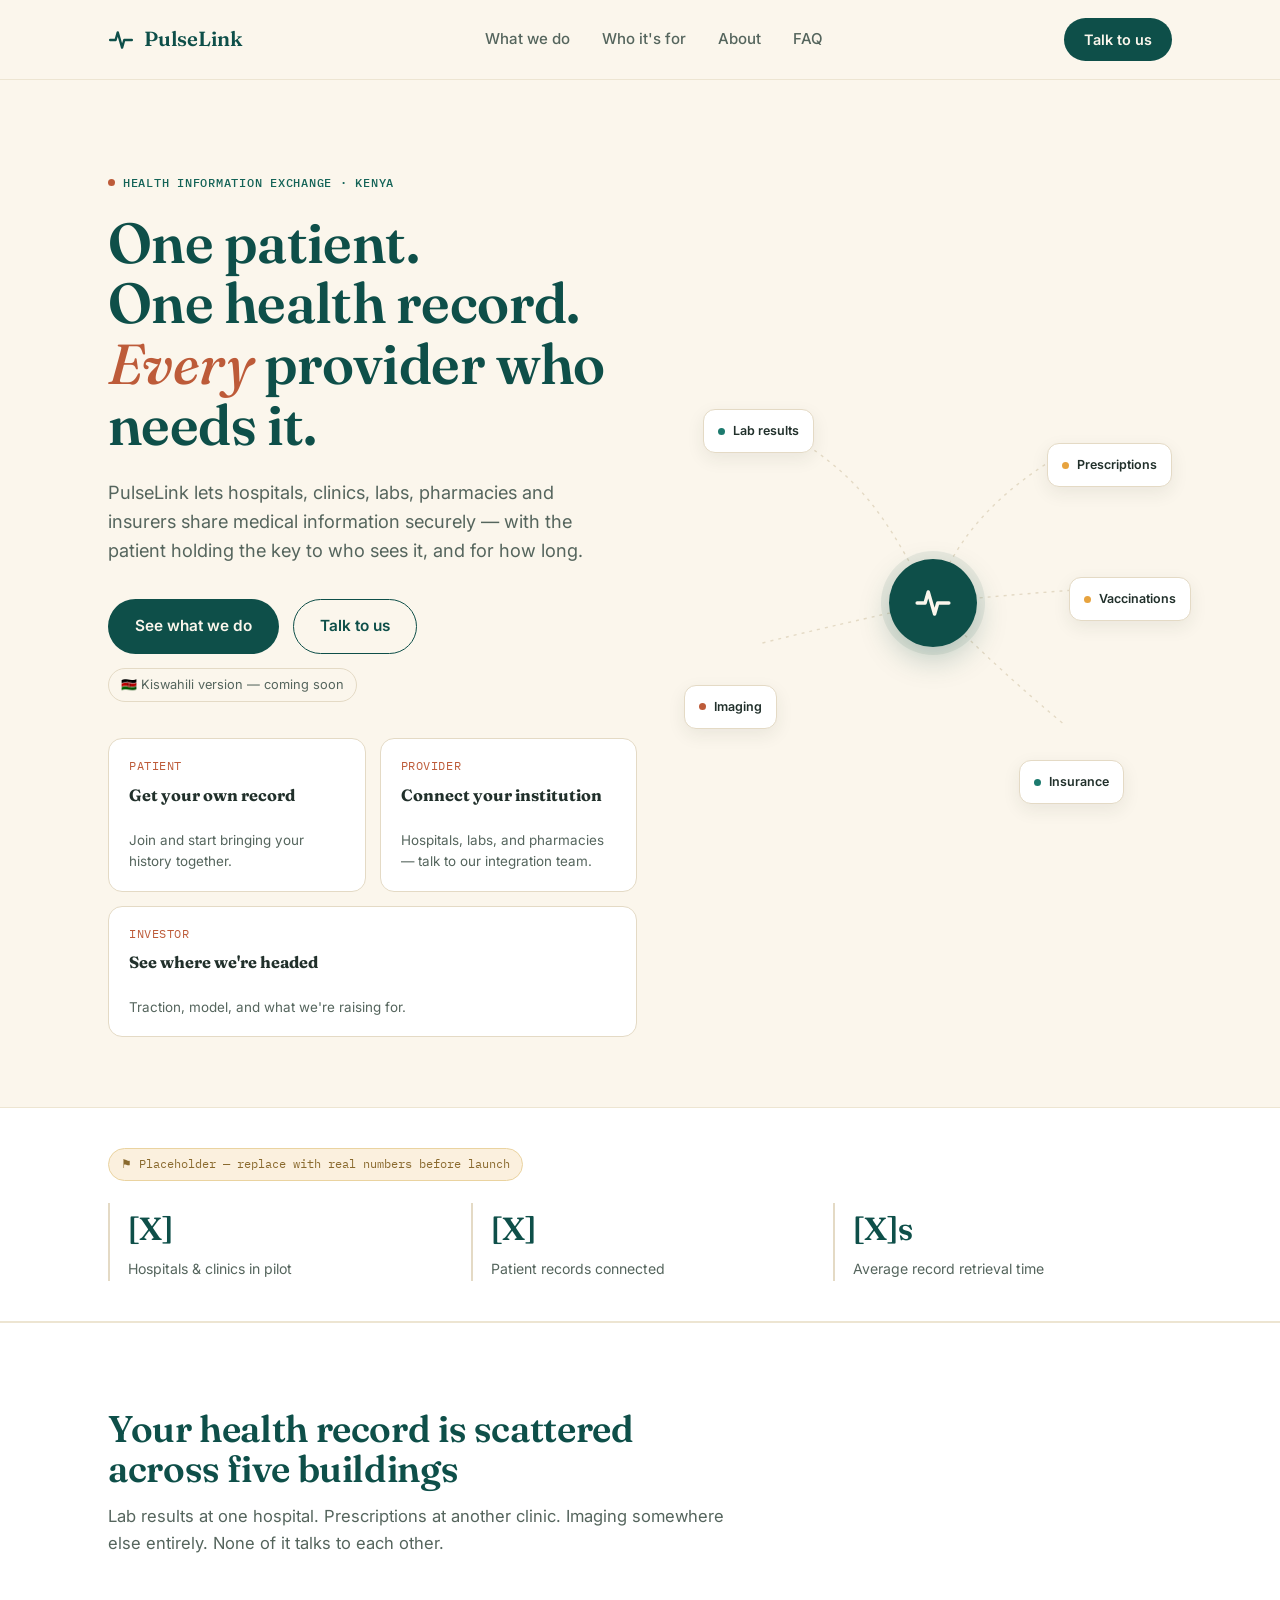
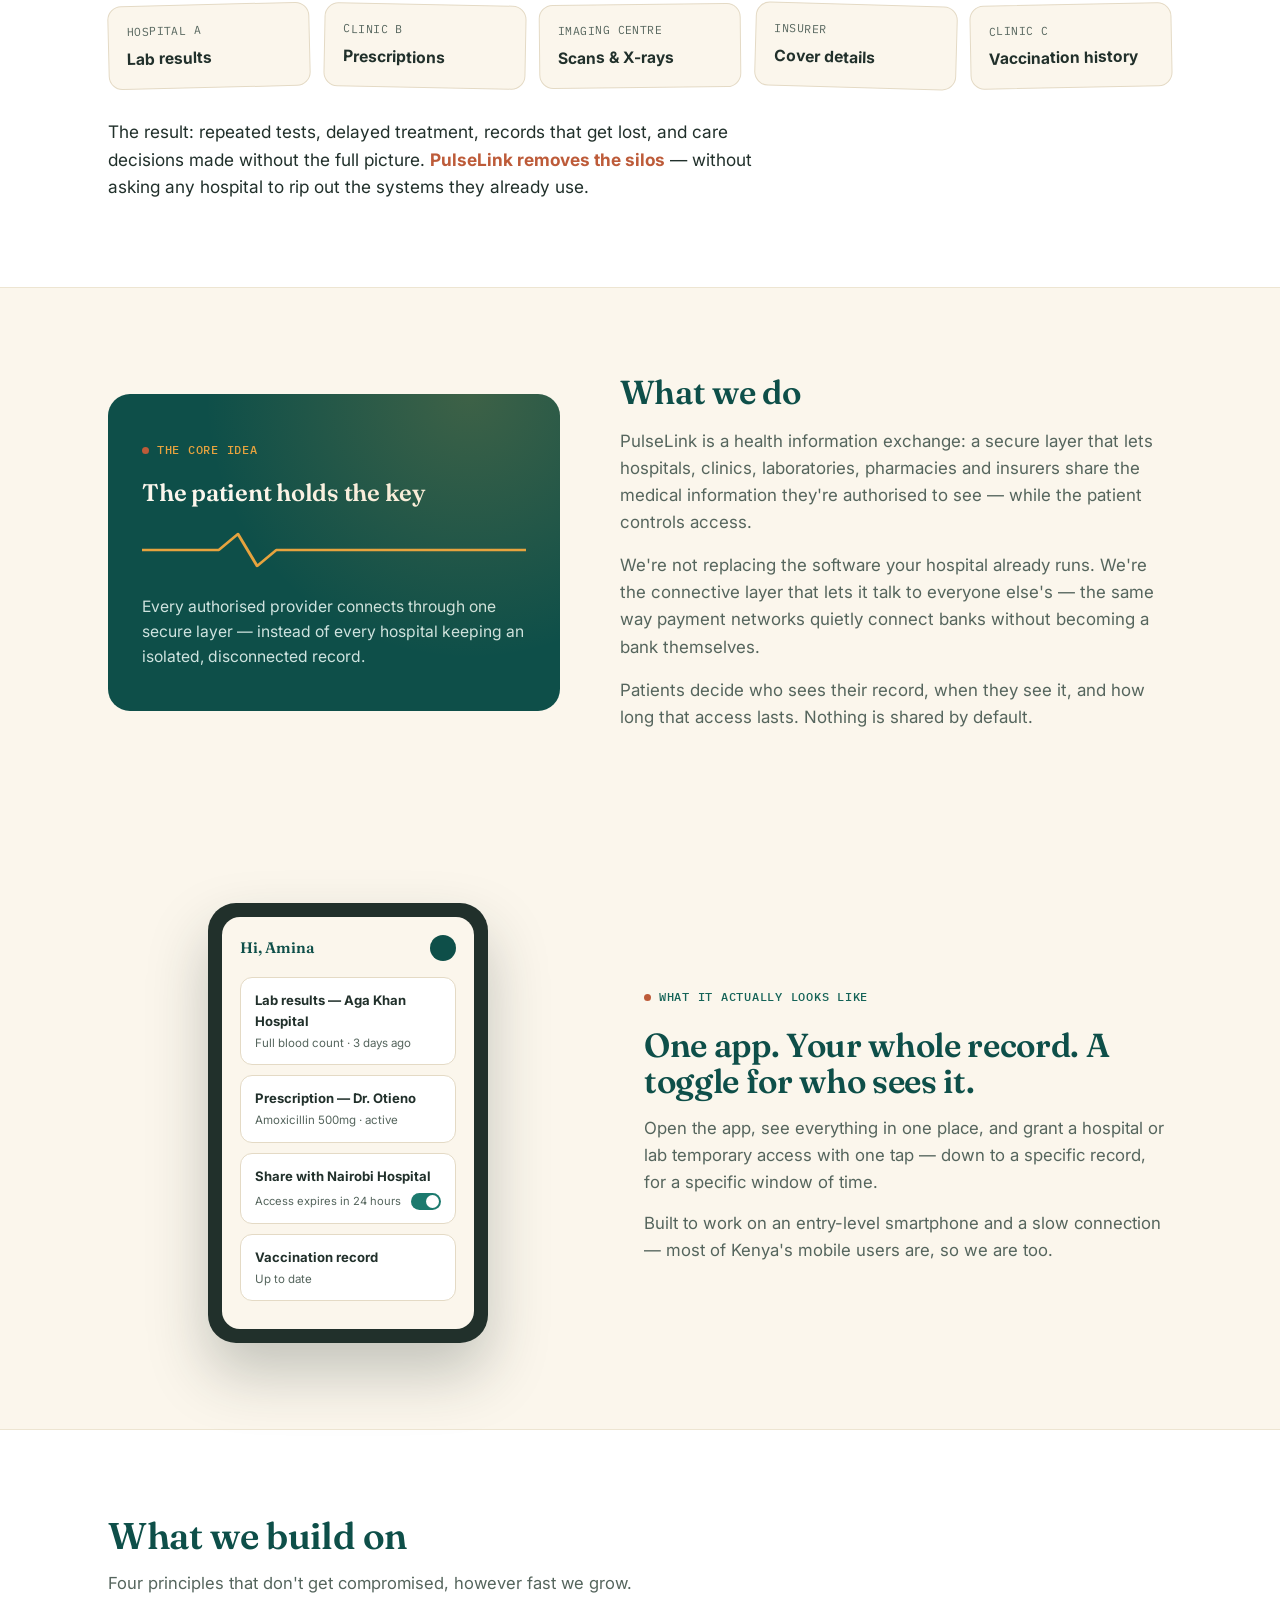
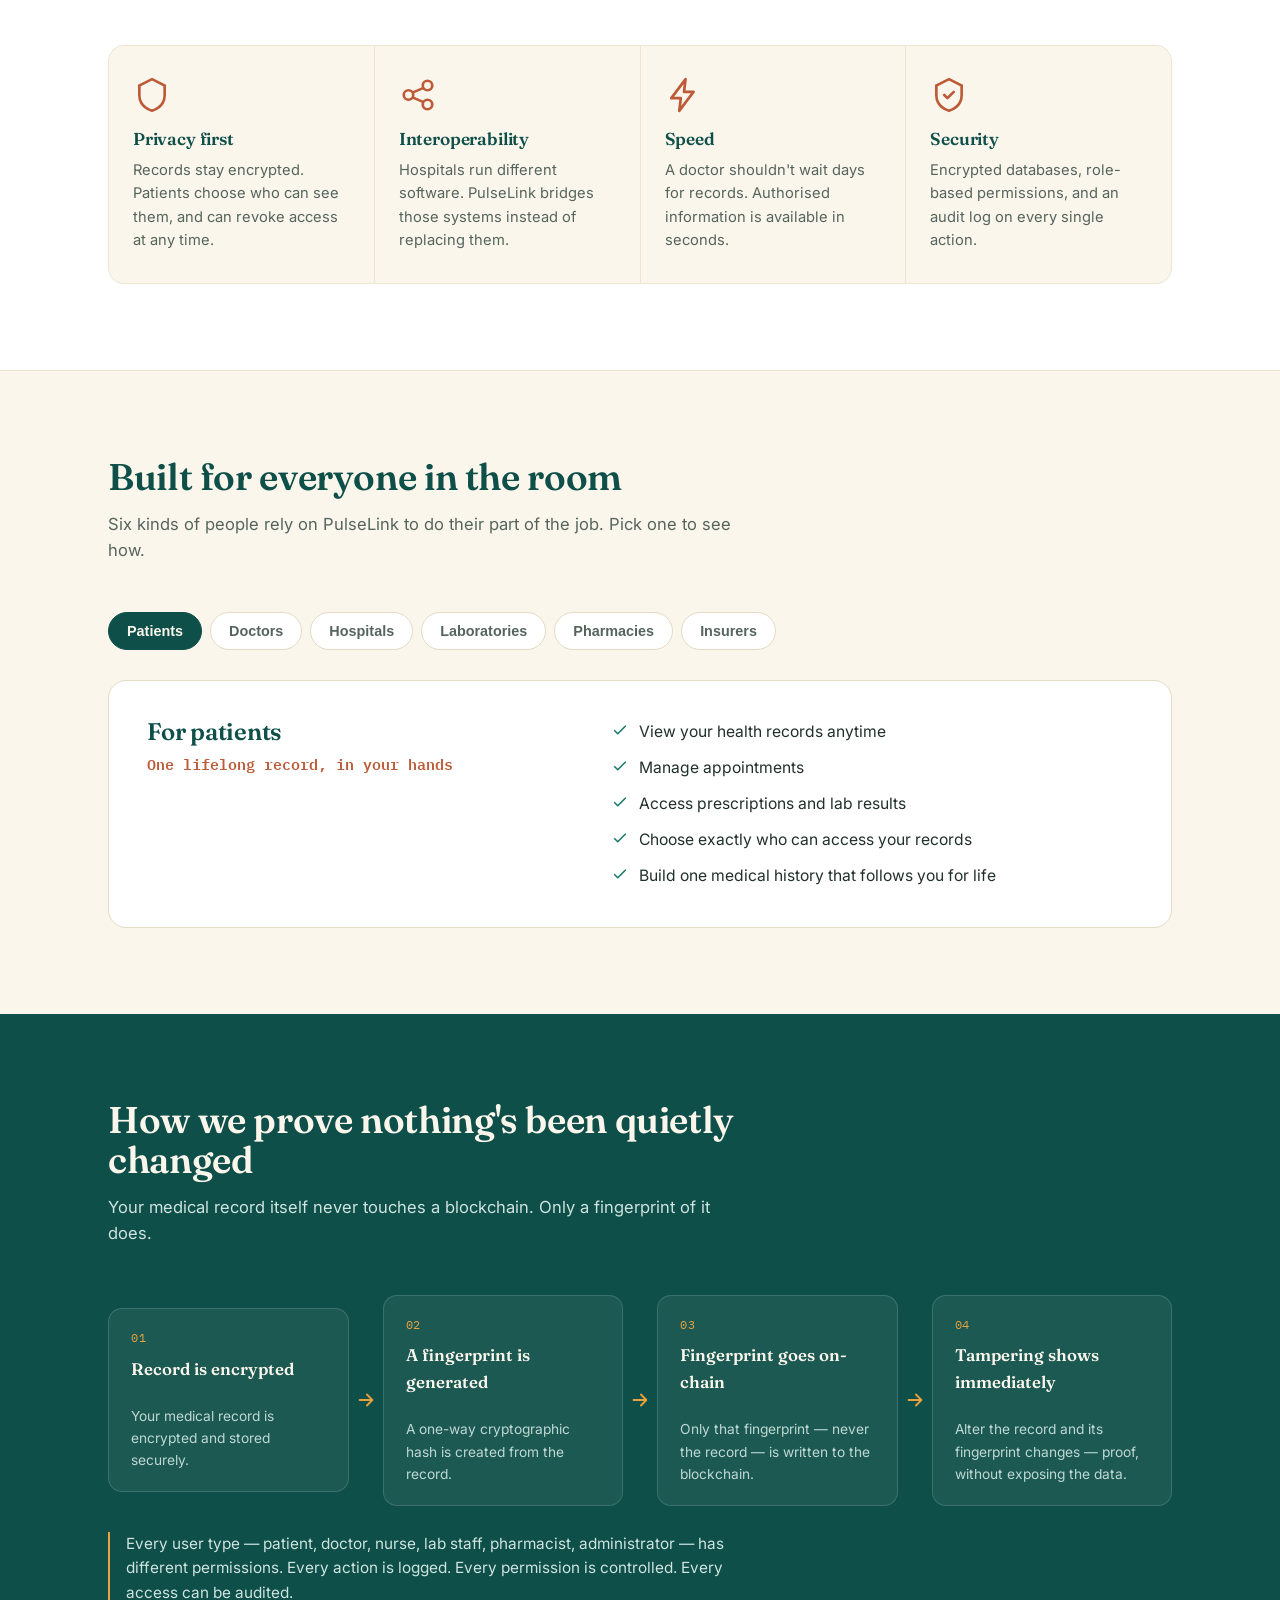
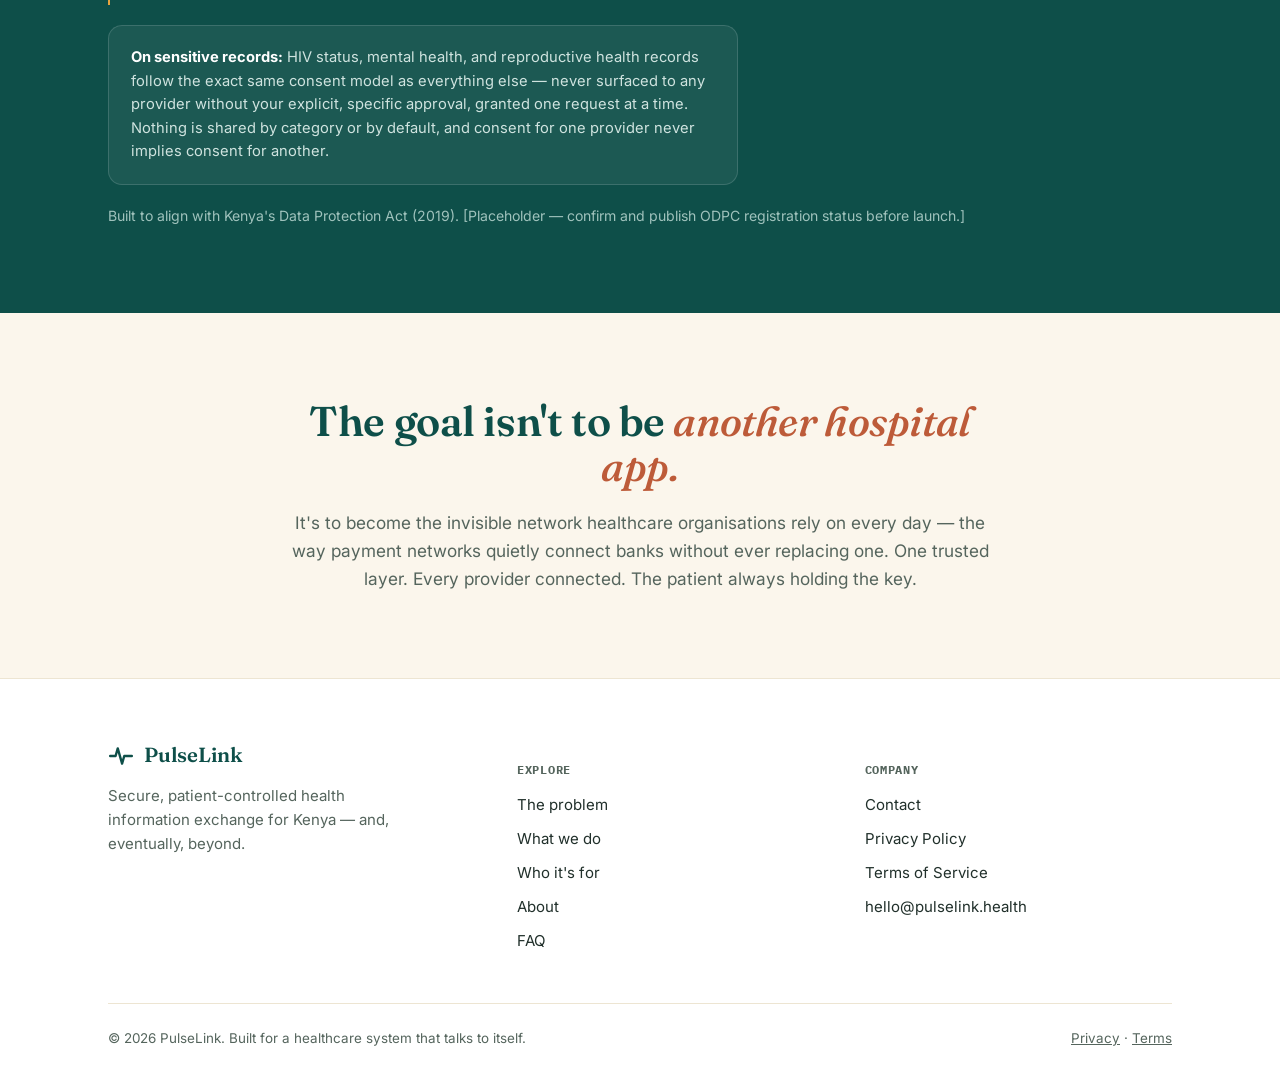
<file: pulselink-website/index.html>
<!DOCTYPE html>
<html lang="en">
<head>
<meta charset="UTF-8">
<meta name="viewport" content="width=device-width, initial-scale=1.0">
<title>PulseLink — One record. Every provider who needs it.</title>
<link rel="preconnect" href="https://fonts.googleapis.com">
<link rel="preconnect" href="https://fonts.gstatic.com" crossorigin>
<link href="https://fonts.googleapis.com/css2?family=Fraunces:ital,opsz,wght@0,9..144,300;0,9..144,500;0,9..144,600;0,9..144,700;1,9..144,500&family=Inter:wght@400;500;600;700&family=IBM+Plex+Mono:wght@400;500&display=swap" rel="stylesheet">
<link rel="stylesheet" href="styles.css">
</head>
<body>

<header class="site">
  <div class="nav">
    <a href="#top" class="brand">
      <svg viewBox="0 0 24 24" fill="none"><path d="M2 12h5l2-7 4 14 2-7h7" stroke="#0E4F49" stroke-width="2.2" stroke-linecap="round" stroke-linejoin="round"/></svg>
      PulseLink
    </a>
    <nav class="links" id="navLinks">
      <a href="index.html#solution">What we do</a>
      <a href="index.html#audience">Who it's for</a>
      <a href="about.html">About</a>
      <a href="faq.html">FAQ</a>
    </nav>
    <div class="nav-actions">
      <a href="contact.html" class="nav-cta">Talk to us</a>
      <button class="nav-toggle" id="navToggle" aria-label="Open menu" aria-expanded="false" aria-controls="navLinks">
        <svg viewBox="0 0 24 24" fill="none" class="icon-burger"><path d="M4 7h16M4 12h16M4 17h16" stroke="#0E4F49" stroke-width="2" stroke-linecap="round"/></svg>
        <svg viewBox="0 0 24 24" fill="none" class="icon-close" style="display:none;"><path d="M6 6l12 12M18 6L6 18" stroke="#0E4F49" stroke-width="2" stroke-linecap="round"/></svg>
      </button>
    </div>
  </div>
</header>

<main id="top">

  <!-- HERO -->
  <section class="hero">
    <div class="wrap">
      <div>
        <div class="eyebrow">Health information exchange · Kenya</div>
        <h1>One patient.<br>One health record.<br><em>Every</em> provider who needs it.</h1>
        <p class="lead">PulseLink lets hospitals, clinics, labs, pharmacies and insurers share medical information securely — with the patient holding the key to who sees it, and for how long.</p>
        <div class="hero-ctas">
          <a href="#solution" class="btn btn-primary">See what we do</a>
          <a href="contact.html" class="btn btn-ghost">Talk to us</a>
        </div>
        <span class="lang-badge">🇰🇪 Kiswahili version — coming soon</span>
        <div class="audience-cta">
          <a href="contact.html?role=Patient" class="aud-card">
            <div class="k">Patient</div>
            <h4>Get your own record</h4>
            <p>Join and start bringing your history together.</p>
          </a>
          <a href="contact.html?role=Hospital" class="aud-card">
            <div class="k">Provider</div>
            <h4>Connect your institution</h4>
            <p>Hospitals, labs, and pharmacies — talk to our integration team.</p>
          </a>
          <a href="contact.html?role=Investor" class="aud-card">
            <div class="k">Investor</div>
            <h4>See where we're headed</h4>
            <p>Traction, model, and what we're raising for.</p>
          </a>
        </div>
      </div>
      <div class="hero-visual" aria-hidden="true">
        <svg class="lines" viewBox="0 0 400 420">
          <path d="M55 40 C 140 90, 160 140, 200 210"/>
          <path d="M340 55 C 260 100, 220 150, 200 210"/>
          <path d="M30 250 C 110 230, 160 220, 200 210"/>
          <path d="M330 330 C 270 280, 230 240, 200 210"/>
          <path d="M370 195 C 300 200, 240 205, 200 210"/>
        </svg>
        <div class="hub"><svg viewBox="0 0 24 24" fill="none"><path d="M2 12h5l2-7 4 14 2-7h7" stroke="#FBF6EC" stroke-width="2.2" stroke-linecap="round" stroke-linejoin="round"/></svg></div>
        <div class="frag f1"><span class="dot" style="background:#1C7A6E"></span>Lab results</div>
        <div class="frag f2"><span class="dot" style="background:#E7A33E"></span>Prescriptions</div>
        <div class="frag f3"><span class="dot" style="background:#BD5B39"></span>Imaging</div>
        <div class="frag f4"><span class="dot" style="background:#1C7A6E"></span>Insurance</div>
        <div class="frag f5"><span class="dot" style="background:#E7A33E"></span>Vaccinations</div>
      </div>
    </div>
  </section>

  <!-- TRACTION -->
  <section class="traction">
    <div class="wrap">
      <div class="flag-inline">⚑ Placeholder — replace with real numbers before launch</div>
      <div class="stat-row">
        <div class="stat"><div class="num">[X]</div><div class="label">Hospitals &amp; clinics in pilot</div></div>
        <div class="stat"><div class="num">[X]</div><div class="label">Patient records connected</div></div>
        <div class="stat"><div class="num">[X]s</div><div class="label">Average record retrieval time</div></div>
      </div>
    </div>
  </section>

  <!-- PROBLEM -->
  <section class="problem" id="problem">
    <div class="wrap">
      <div class="section-head">
        <h2>Your health record is scattered across five buildings</h2>
        <p>Lab results at one hospital. Prescriptions at another clinic. Imaging somewhere else entirely. None of it talks to each other.</p>
      </div>
      <div class="shard-row">
        <div class="shard"><div class="loc">Hospital A</div><div class="name">Lab results</div></div>
        <div class="shard"><div class="loc">Clinic B</div><div class="name">Prescriptions</div></div>
        <div class="shard"><div class="loc">Imaging centre</div><div class="name">Scans &amp; X-rays</div></div>
        <div class="shard"><div class="loc">Insurer</div><div class="name">Cover details</div></div>
        <div class="shard"><div class="loc">Clinic C</div><div class="name">Vaccination history</div></div>
      </div>
      <p class="problem-close">The result: repeated tests, delayed treatment, records that get lost, and care decisions made without the full picture. <strong>PulseLink removes the silos</strong> — without asking any hospital to rip out the systems they already use.</p>
    </div>
  </section>

  <!-- SOLUTION -->
  <section class="solution" id="solution">
    <div class="wrap">
      <div class="key-visual">
        <div class="eyebrow" style="color:#E7A33E;">The core idea</div>
        <h3>The patient holds the key</h3>
        <div class="pulse-line">
          <svg viewBox="0 0 300 44" preserveAspectRatio="none"><polyline points="0,22 60,22 75,6 90,38 105,22 300,22" fill="none" stroke-width="2.4" stroke-linecap="round" stroke-linejoin="round"/></svg>
        </div>
        <p>Every authorised provider connects through one secure layer — instead of every hospital keeping an isolated, disconnected record.</p>
      </div>
      <div class="solution-text">
        <h2 style="color:var(--teal-900);font-size:clamp(1.6rem,2.6vw,2.1rem);margin-bottom:18px;">What we do</h2>
        <p>PulseLink is a health information exchange: a secure layer that lets hospitals, clinics, laboratories, pharmacies and insurers share the medical information they're authorised to see — while the patient controls access.</p>
        <p>We're not replacing the software your hospital already runs. We're the connective layer that lets it talk to everyone else's — the same way payment networks quietly connect banks without becoming a bank themselves.</p>
        <p>Patients decide who sees their record, when they see it, and how long that access lasts. Nothing is shared by default.</p>
      </div>
    </div>
  </section>

  <!-- PRODUCT MOCKUP -->
  <section>
    <div class="wrap" style="display:grid;grid-template-columns:1fr 1.1fr;gap:56px;align-items:center;">
      <div class="mockup">
        <div class="mockup-screen">
          <div class="mockup-header"><span class="who">Hi, Amina</span><span class="badge"></span></div>
          <div class="mockup-card"><div class="t">Lab results — Aga Khan Hospital</div><div class="s">Full blood count · 3 days ago</div></div>
          <div class="mockup-card"><div class="t">Prescription — Dr. Otieno</div><div class="s">Amoxicillin 500mg · active</div></div>
          <div class="mockup-card">
            <div class="t">Share with Nairobi Hospital</div>
            <div class="mockup-toggle"><span class="lbl">Access expires in 24 hours</span><span class="mockup-switch"></span></div>
          </div>
          <div class="mockup-card"><div class="t">Vaccination record</div><div class="s">Up to date</div></div>
        </div>
      </div>
      <div>
        <div class="eyebrow">What it actually looks like</div>
        <h2 style="color:var(--teal-900);font-size:clamp(1.6rem,2.6vw,2.1rem);margin-bottom:16px;">One app. Your whole record. A toggle for who sees it.</h2>
        <p style="color:var(--ink-soft);font-size:1.05rem;margin-bottom:14px;">Open the app, see everything in one place, and grant a hospital or lab temporary access with one tap — down to a specific record, for a specific window of time.</p>
        <p style="color:var(--ink-soft);font-size:1.05rem;">Built to work on an entry-level smartphone and a slow connection — most of Kenya's mobile users are, so we are too.</p>
      </div>
    </div>
  </section>

  <!-- PRINCIPLES -->
  <section class="principles">
    <div class="wrap">
      <div class="section-head">
        <h2>What we build on</h2>
        <p>Four principles that don't get compromised, however fast we grow.</p>
      </div>
      <div class="p-grid">
        <div class="p-card">
          <svg class="icon" viewBox="0 0 24 24" fill="none"><path d="M12 2l8 4v6c0 5-3.4 8.4-8 10-4.6-1.6-8-5-8-10V6l8-4z" stroke="currentColor" stroke-width="1.7"/></svg>
          <h3>Privacy first</h3>
          <p>Records stay encrypted. Patients choose who can see them, and can revoke access at any time.</p>
        </div>
        <div class="p-card">
          <svg class="icon" viewBox="0 0 24 24" fill="none"><circle cx="6" cy="12" r="3" stroke="currentColor" stroke-width="1.7"/><circle cx="18" cy="6" r="3" stroke="currentColor" stroke-width="1.7"/><circle cx="18" cy="18" r="3" stroke="currentColor" stroke-width="1.7"/><path d="M8.5 10.5L15.5 7.5M8.5 13.5L15.5 16.5" stroke="currentColor" stroke-width="1.7"/></svg>
          <h3>Interoperability</h3>
          <p>Hospitals run different software. PulseLink bridges those systems instead of replacing them.</p>
        </div>
        <div class="p-card">
          <svg class="icon" viewBox="0 0 24 24" fill="none"><path d="M13 2L4 14h6l-1 8 9-12h-6l1-8z" stroke="currentColor" stroke-width="1.7" stroke-linejoin="round"/></svg>
          <h3>Speed</h3>
          <p>A doctor shouldn't wait days for records. Authorised information is available in seconds.</p>
        </div>
        <div class="p-card">
          <svg class="icon" viewBox="0 0 24 24" fill="none"><path d="M12 2l8 4v6c0 5-3.4 8.4-8 10-4.6-1.6-8-5-8-10V6l8-4z" stroke="currentColor" stroke-width="1.7"/><path d="M9 12l2 2 4-4" stroke="currentColor" stroke-width="1.7" stroke-linecap="round" stroke-linejoin="round"/></svg>
          <h3>Security</h3>
          <p>Encrypted databases, role-based permissions, and an audit log on every single action.</p>
        </div>
      </div>
    </div>
  </section>

  <!-- AUDIENCE -->
  <section id="audience">
    <div class="wrap">
      <div class="section-head">
        <h2>Built for everyone in the room</h2>
        <p>Six kinds of people rely on PulseLink to do their part of the job. Pick one to see how.</p>
      </div>

      <div class="tabbar" role="tablist">
        <button class="tabbtn active" data-tab="patients">Patients</button>
        <button class="tabbtn" data-tab="doctors">Doctors</button>
        <button class="tabbtn" data-tab="hospitals">Hospitals</button>
        <button class="tabbtn" data-tab="labs">Laboratories</button>
        <button class="tabbtn" data-tab="pharmacies">Pharmacies</button>
        <button class="tabbtn" data-tab="insurers">Insurers</button>
      </div>

      <div class="tabpanel active" id="panel-patients">
        <div><h3>For patients</h3><div class="tagline">One lifelong record, in your hands</div></div>
        <ul class="cap-list">
          <li><svg viewBox="0 0 24 24" fill="none"><path d="M5 13l4 4L19 7" stroke="currentColor" stroke-width="2.2" stroke-linecap="round" stroke-linejoin="round"/></svg>View your health records anytime</li>
          <li><svg viewBox="0 0 24 24" fill="none"><path d="M5 13l4 4L19 7" stroke="currentColor" stroke-width="2.2" stroke-linecap="round" stroke-linejoin="round"/></svg>Manage appointments</li>
          <li><svg viewBox="0 0 24 24" fill="none"><path d="M5 13l4 4L19 7" stroke="currentColor" stroke-width="2.2" stroke-linecap="round" stroke-linejoin="round"/></svg>Access prescriptions and lab results</li>
          <li><svg viewBox="0 0 24 24" fill="none"><path d="M5 13l4 4L19 7" stroke="currentColor" stroke-width="2.2" stroke-linecap="round" stroke-linejoin="round"/></svg>Choose exactly who can access your records</li>
          <li><svg viewBox="0 0 24 24" fill="none"><path d="M5 13l4 4L19 7" stroke="currentColor" stroke-width="2.2" stroke-linecap="round" stroke-linejoin="round"/></svg>Build one medical history that follows you for life</li>
        </ul>
      </div>

      <div class="tabpanel" id="panel-doctors">
        <div><h3>For doctors</h3><div class="tagline">The full picture, with consent</div></div>
        <ul class="cap-list">
          <li><svg viewBox="0 0 24 24" fill="none"><path d="M5 13l4 4L19 7" stroke="currentColor" stroke-width="2.2" stroke-linecap="round" stroke-linejoin="round"/></svg>Access patient history once consent is given</li>
          <li><svg viewBox="0 0 24 24" fill="none"><path d="M5 13l4 4L19 7" stroke="currentColor" stroke-width="2.2" stroke-linecap="round" stroke-linejoin="round"/></svg>Review previous diagnoses and medications</li>
          <li><svg viewBox="0 0 24 24" fill="none"><path d="M5 13l4 4L19 7" stroke="currentColor" stroke-width="2.2" stroke-linecap="round" stroke-linejoin="round"/></svg>Check allergies before prescribing</li>
          <li><svg viewBox="0 0 24 24" fill="none"><path d="M5 13l4 4L19 7" stroke="currentColor" stroke-width="2.2" stroke-linecap="round" stroke-linejoin="round"/></svg>Read lab reports and write prescriptions</li>
          <li><svg viewBox="0 0 24 24" fill="none"><path d="M5 13l4 4L19 7" stroke="currentColor" stroke-width="2.2" stroke-linecap="round" stroke-linejoin="round"/></svg>Record consultations directly</li>
        </ul>
      </div>

      <div class="tabpanel" id="panel-hospitals">
        <div><h3>For hospitals</h3><div class="tagline">Coordinate care, without a rebuild</div></div>
        <ul class="cap-list">
          <li><svg viewBox="0 0 24 24" fill="none"><path d="M5 13l4 4L19 7" stroke="currentColor" stroke-width="2.2" stroke-linecap="round" stroke-linejoin="round"/></svg>Cut down on repeated, duplicate testing</li>
          <li><svg viewBox="0 0 24 24" fill="none"><path d="M5 13l4 4L19 7" stroke="currentColor" stroke-width="2.2" stroke-linecap="round" stroke-linejoin="round"/></svg>Improve coordination across departments and referrals</li>
          <li><svg viewBox="0 0 24 24" fill="none"><path d="M5 13l4 4L19 7" stroke="currentColor" stroke-width="2.2" stroke-linecap="round" stroke-linejoin="round"/></svg>Manage patient records securely</li>
          <li><svg viewBox="0 0 24 24" fill="none"><path d="M5 13l4 4L19 7" stroke="currentColor" stroke-width="2.2" stroke-linecap="round" stroke-linejoin="round"/></svg>Integrate with the systems already in place</li>
          <li><svg viewBox="0 0 24 24" fill="none"><path d="M5 13l4 4L19 7" stroke="currentColor" stroke-width="2.2" stroke-linecap="round" stroke-linejoin="round"/></svg>Share verified information with other providers</li>
        </ul>
      </div>

      <div class="tabpanel" id="panel-labs">
        <div><h3>For laboratories</h3><div class="tagline">Results that reach the right clinician</div></div>
        <ul class="cap-list">
          <li><svg viewBox="0 0 24 24" fill="none"><path d="M5 13l4 4L19 7" stroke="currentColor" stroke-width="2.2" stroke-linecap="round" stroke-linejoin="round"/></svg>Upload verified results directly</li>
          <li><svg viewBox="0 0 24 24" fill="none"><path d="M5 13l4 4L19 7" stroke="currentColor" stroke-width="2.2" stroke-linecap="round" stroke-linejoin="round"/></svg>Share results straight to the treating clinician</li>
          <li><svg viewBox="0 0 24 24" fill="none"><path d="M5 13l4 4L19 7" stroke="currentColor" stroke-width="2.2" stroke-linecap="round" stroke-linejoin="round"/></svg>Cut down on paperwork</li>
          <li><svg viewBox="0 0 24 24" fill="none"><path d="M5 13l4 4L19 7" stroke="currentColor" stroke-width="2.2" stroke-linecap="round" stroke-linejoin="round"/></svg>Keep a trusted, tamper-evident record</li>
        </ul>
      </div>

      <div class="tabpanel" id="panel-pharmacies">
        <div><h3>For pharmacies</h3><div class="tagline">Verify before you dispense</div></div>
        <ul class="cap-list">
          <li><svg viewBox="0 0 24 24" fill="none"><path d="M5 13l4 4L19 7" stroke="currentColor" stroke-width="2.2" stroke-linecap="round" stroke-linejoin="round"/></svg>Verify prescriptions in real time</li>
          <li><svg viewBox="0 0 24 24" fill="none"><path d="M5 13l4 4L19 7" stroke="currentColor" stroke-width="2.2" stroke-linecap="round" stroke-linejoin="round"/></svg>Reduce prescription fraud</li>
          <li><svg viewBox="0 0 24 24" fill="none"><path d="M5 13l4 4L19 7" stroke="currentColor" stroke-width="2.2" stroke-linecap="round" stroke-linejoin="round"/></svg>Maintain an accurate dispensing history</li>
        </ul>
      </div>

      <div class="tabpanel" id="panel-insurers">
        <div><h3>For insurers</h3><div class="tagline">Faster claims, less fraud</div></div>
        <ul class="cap-list">
          <li><svg viewBox="0 0 24 24" fill="none"><path d="M5 13l4 4L19 7" stroke="currentColor" stroke-width="2.2" stroke-linecap="round" stroke-linejoin="round"/></svg>Verify treatment records directly</li>
          <li><svg viewBox="0 0 24 24" fill="none"><path d="M5 13l4 4L19 7" stroke="currentColor" stroke-width="2.2" stroke-linecap="round" stroke-linejoin="round"/></svg>Process claims faster</li>
          <li><svg viewBox="0 0 24 24" fill="none"><path d="M5 13l4 4L19 7" stroke="currentColor" stroke-width="2.2" stroke-linecap="round" stroke-linejoin="round"/></svg>Reduce fraudulent claims</li>
        </ul>
      </div>
    </div>
  </section>

  <!-- TRUST / BLOCKCHAIN -->
  <section class="trust" id="trust">
    <div class="wrap">
      <div class="section-head">
        <h2>How we prove nothing's been quietly changed</h2>
        <p>Your medical record itself never touches a blockchain. Only a fingerprint of it does.</p>
      </div>
      <div class="flow">
        <div class="flow-step"><div class="n">01</div><h4>Record is encrypted</h4><p>Your medical record is encrypted and stored securely.</p></div>
        <div class="flow-arrow"><svg viewBox="0 0 24 24" fill="none"><path d="M5 12h14M13 6l6 6-6 6" stroke="currentColor" stroke-width="2" stroke-linecap="round" stroke-linejoin="round"/></svg></div>
        <div class="flow-step"><div class="n">02</div><h4>A fingerprint is generated</h4><p>A one-way cryptographic hash is created from the record.</p></div>
        <div class="flow-arrow"><svg viewBox="0 0 24 24" fill="none"><path d="M5 12h14M13 6l6 6-6 6" stroke="currentColor" stroke-width="2" stroke-linecap="round" stroke-linejoin="round"/></svg></div>
        <div class="flow-step"><div class="n">03</div><h4>Fingerprint goes on-chain</h4><p>Only that fingerprint — never the record — is written to the blockchain.</p></div>
        <div class="flow-arrow"><svg viewBox="0 0 24 24" fill="none"><path d="M5 12h14M13 6l6 6-6 6" stroke="currentColor" stroke-width="2" stroke-linecap="round" stroke-linejoin="round"/></svg></div>
        <div class="flow-step"><div class="n">04</div><h4>Tampering shows immediately</h4><p>Alter the record and its fingerprint changes — proof, without exposing the data.</p></div>
      </div>
      <p class="trust-note">Every user type — patient, doctor, nurse, lab staff, pharmacist, administrator — has different permissions. Every action is logged. Every permission is controlled. Every access can be audited.</p>
      <div class="sensitive-note">
        <strong style="color:#fff;">On sensitive records:</strong> HIV status, mental health, and reproductive health records follow the exact same consent model as everything else — never surfaced to any provider without your explicit, specific approval, granted one request at a time. Nothing is shared by category or by default, and consent for one provider never implies consent for another.
      </div>
      <p style="margin-top:20px;font-size:0.88rem;color:#9FC2BC;">Built to align with Kenya's Data Protection Act (2019). [Placeholder — confirm and publish ODPC registration status before launch.]</p>
    </div>
  </section>

  <!-- VISION -->
  <section class="vision">
    <div class="wrap">
      <h2>The goal isn't to be <em>another hospital app.</em></h2>
      <p>It's to become the invisible network healthcare organisations rely on every day — the way payment networks quietly connect banks without ever replacing one. One trusted layer. Every provider connected. The patient always holding the key.</p>
    </div>
  </section>

</main>

<footer id="contact">
  <div class="wrap">
    <div class="foot-top">
      <div class="foot-brand">
        <a href="#top" class="brand">
          <svg viewBox="0 0 24 24" fill="none"><path d="M2 12h5l2-7 4 14 2-7h7" stroke="#0E4F49" stroke-width="2.2" stroke-linecap="round" stroke-linejoin="round"/></svg>
          PulseLink
        </a>
        <p>Secure, patient-controlled health information exchange for Kenya — and, eventually, beyond.</p>
      </div>
      <div class="foot-col">
        <h5>Explore</h5>
        <a href="index.html#problem">The problem</a>
        <a href="index.html#solution">What we do</a>
        <a href="index.html#audience">Who it's for</a>
        <a href="about.html">About</a>
        <a href="faq.html">FAQ</a>
      </div>
      <div class="foot-col">
        <h5>Company</h5>
        <a href="contact.html">Contact</a>
        <a href="privacy.html">Privacy Policy</a>
        <a href="terms.html">Terms of Service</a>
        <a href="mailto:hello@pulselink.health">hello@pulselink.health</a>
      </div>
    </div>
    <div class="foot-bottom">
      <span>© 2026 PulseLink. Built for a healthcare system that talks to itself.</span>
      <span><a href="privacy.html">Privacy</a> · <a href="terms.html">Terms</a></span>
    </div>
  </div>
</footer>

<script>
  document.querySelectorAll('.tabbtn').forEach(btn=>{
    btn.addEventListener('click', ()=>{
      document.querySelectorAll('.tabbtn').forEach(b=>b.classList.remove('active'));
      document.querySelectorAll('.tabpanel').forEach(p=>p.classList.remove('active'));
      btn.classList.add('active');
      document.getElementById('panel-'+btn.dataset.tab).classList.add('active');
    });
  });
</script>


<script>
  (function(){
    var btn = document.getElementById('navToggle');
    var nav = document.getElementById('navLinks');
    if(!btn || !nav) return;
    btn.addEventListener('click', function(){
      var open = nav.classList.toggle('open');
      btn.setAttribute('aria-expanded', open ? 'true' : 'false');
      btn.querySelector('.icon-burger').style.display = open ? 'none' : 'block';
      btn.querySelector('.icon-close').style.display = open ? 'block' : 'none';
    });
    nav.querySelectorAll('a').forEach(function(a){
      a.addEventListener('click', function(){
        nav.classList.remove('open');
        btn.setAttribute('aria-expanded','false');
        btn.querySelector('.icon-burger').style.display = 'block';
        btn.querySelector('.icon-close').style.display = 'none';
      });
    });
  })();
</script>
</body>
</html>
</file>
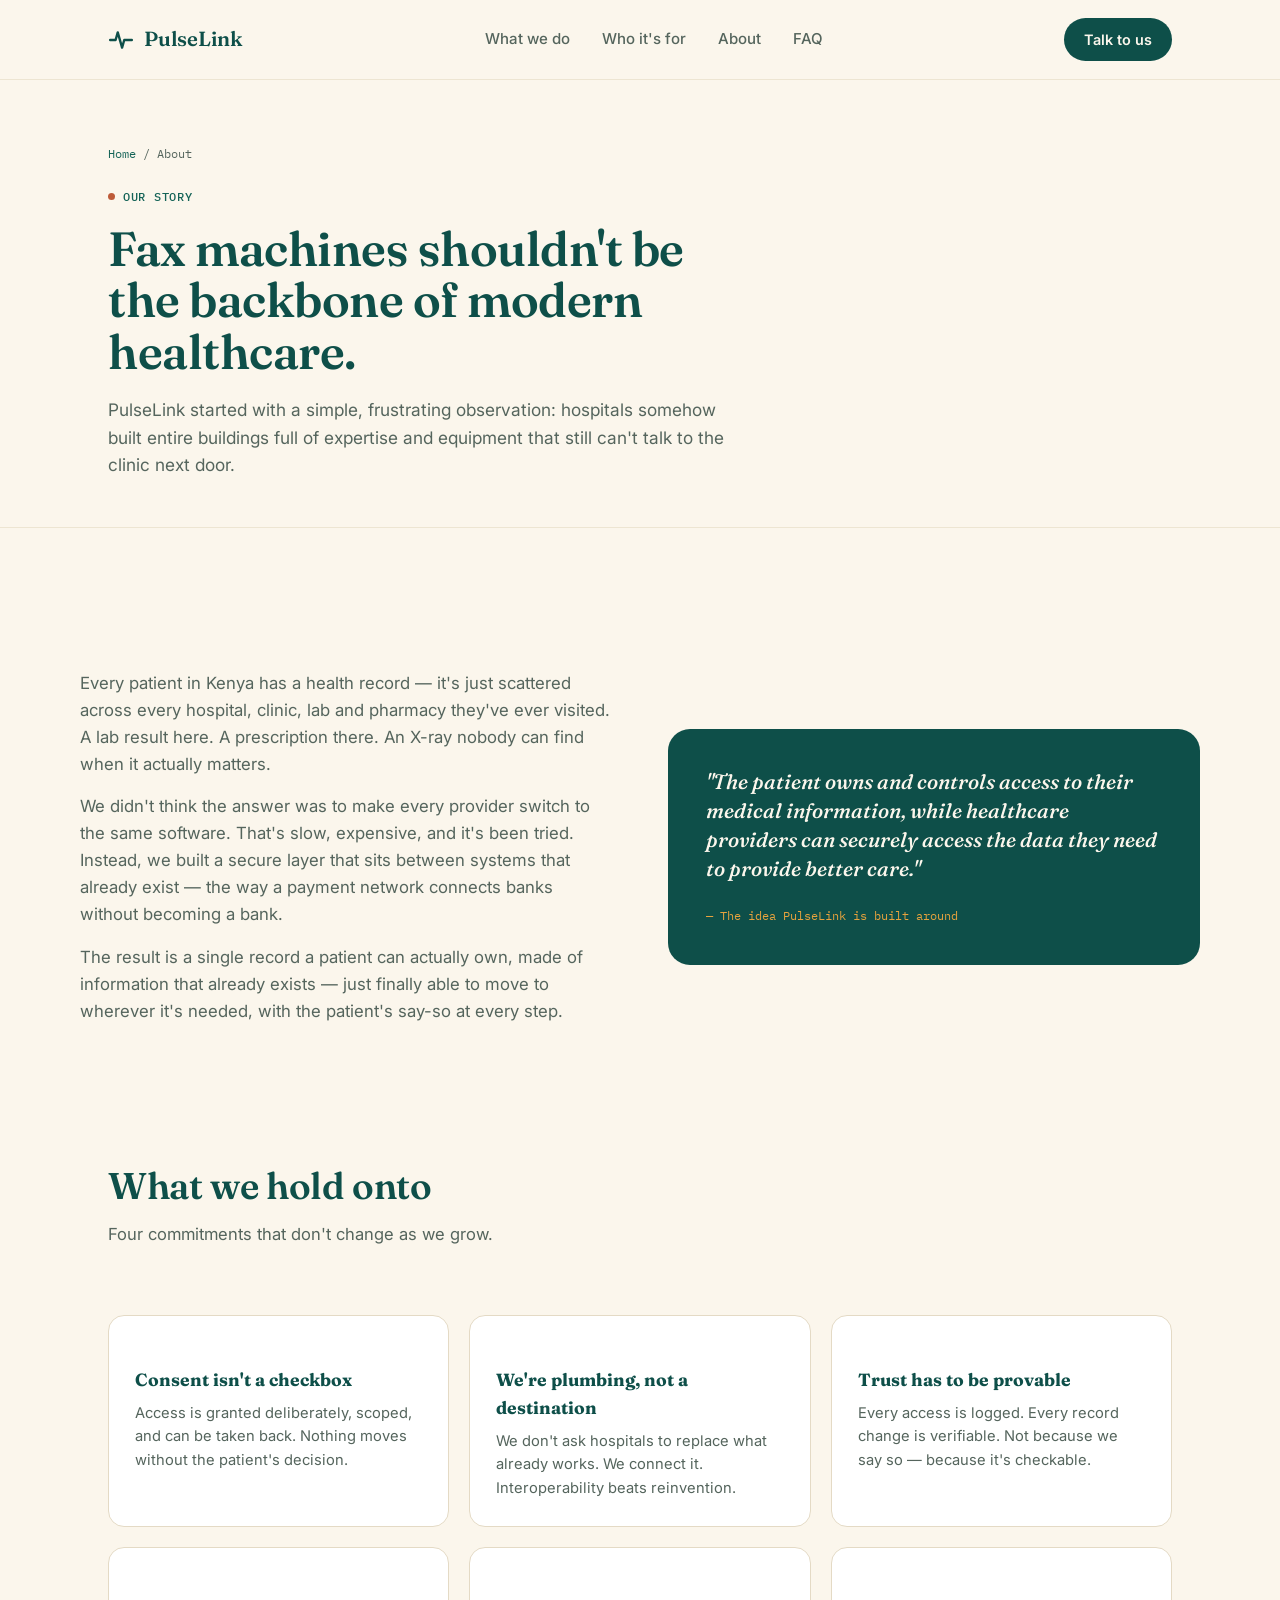
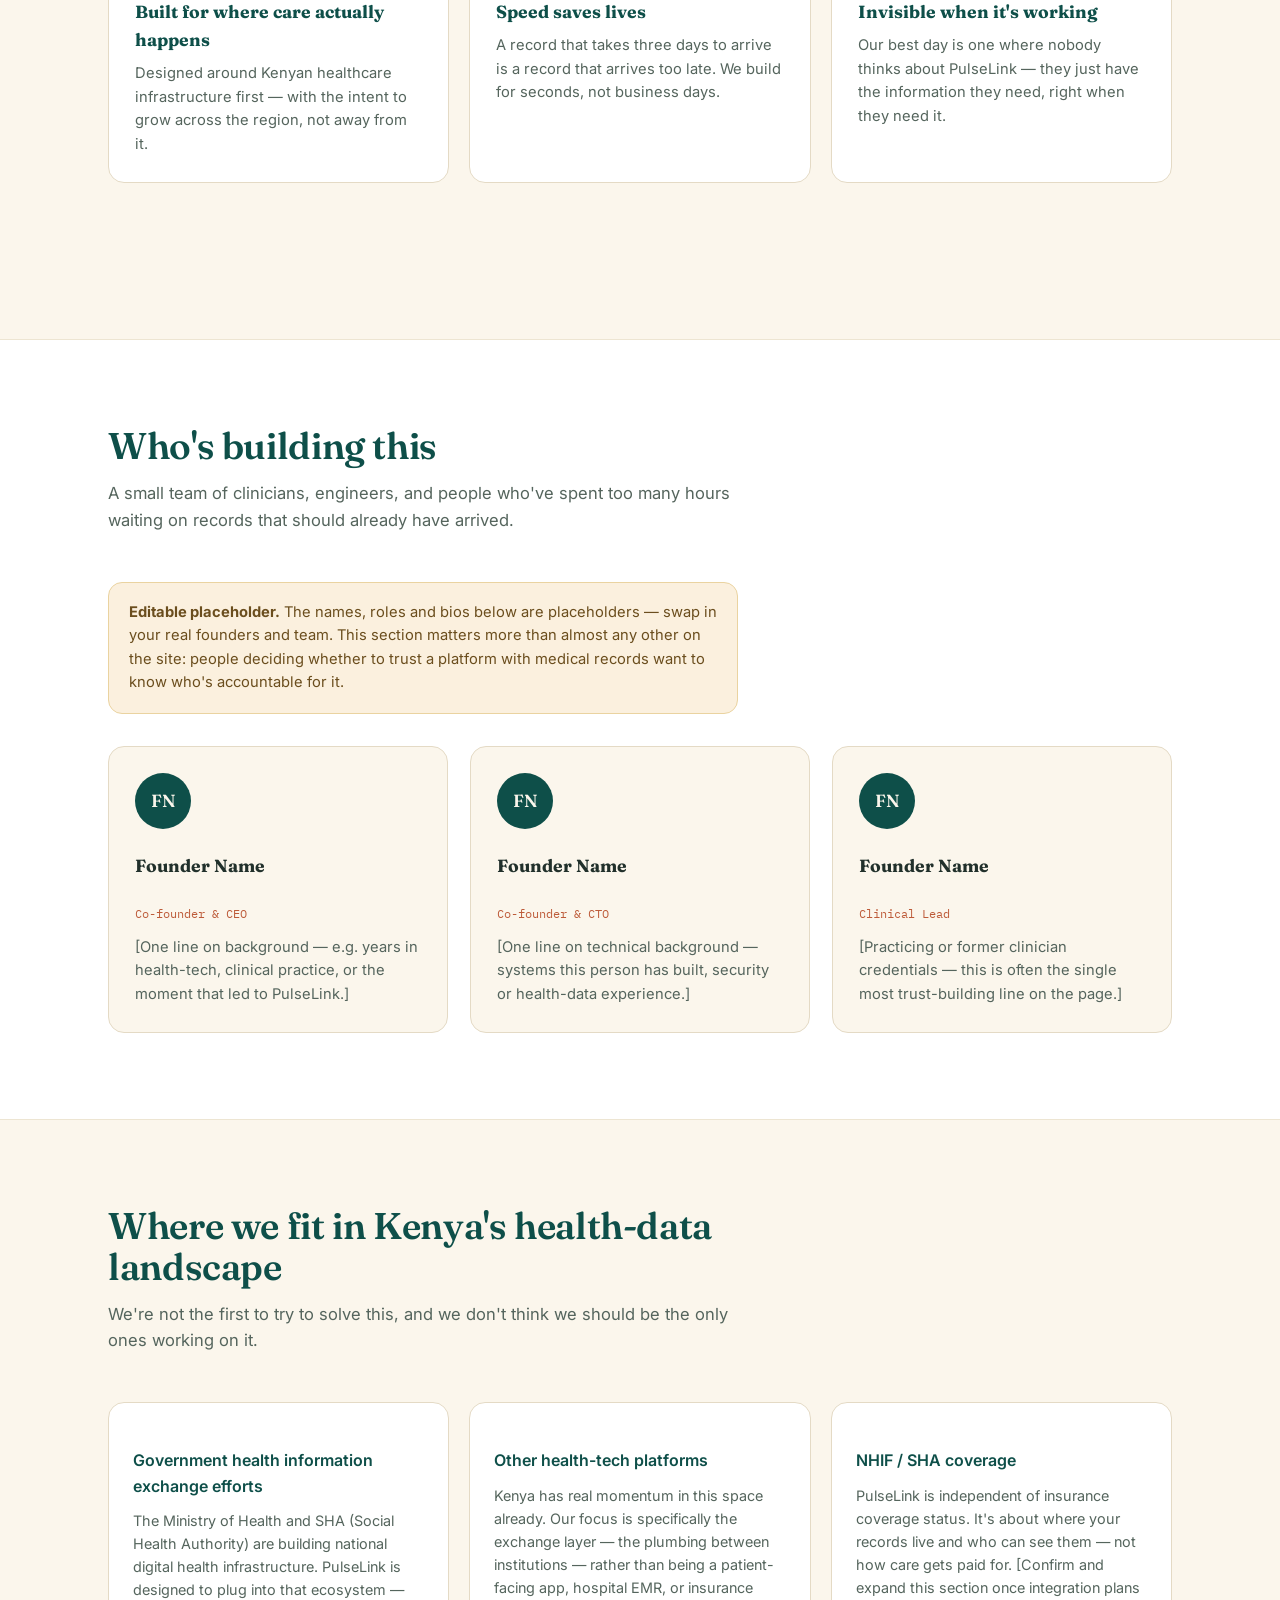
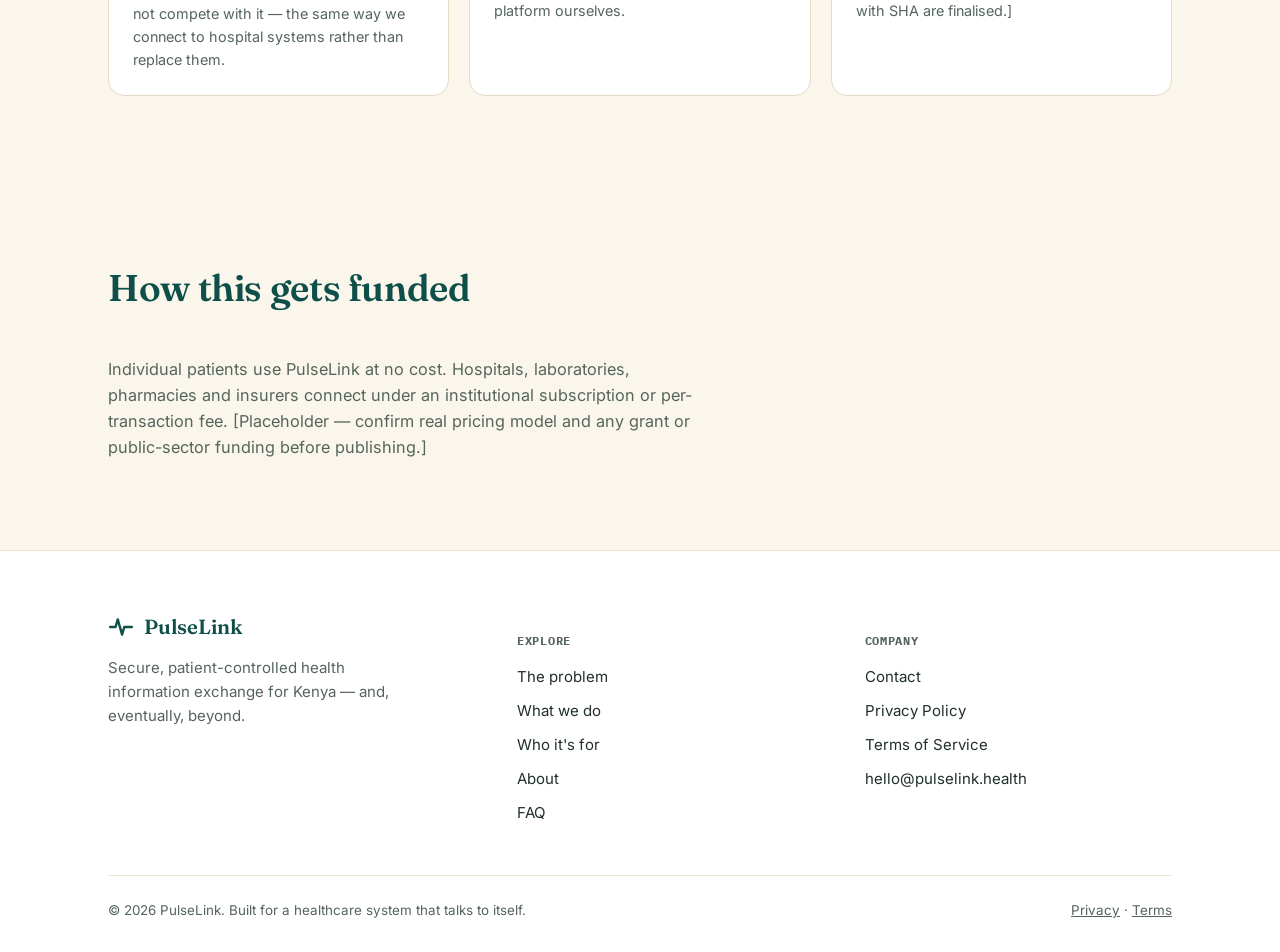
<file: pulselink-website/about.html>
<!DOCTYPE html>
<html lang="en">
<head>
<meta charset="UTF-8">
<meta name="viewport" content="width=device-width, initial-scale=1.0">
<title>About — PulseLink</title>
<link rel="preconnect" href="https://fonts.googleapis.com">
<link rel="preconnect" href="https://fonts.gstatic.com" crossorigin>
<link href="https://fonts.googleapis.com/css2?family=Fraunces:ital,opsz,wght@0,9..144,300;0,9..144,500;0,9..144,600;0,9..144,700;1,9..144,500&family=Inter:wght@400;500;600;700&family=IBM+Plex+Mono:wght@400;500&display=swap" rel="stylesheet">
<link rel="stylesheet" href="styles.css">
</head>
<body>

<header class="site">
  <div class="nav">
    <a href="index.html" class="brand">
      <svg viewBox="0 0 24 24" fill="none"><path d="M2 12h5l2-7 4 14 2-7h7" stroke="#0E4F49" stroke-width="2.2" stroke-linecap="round" stroke-linejoin="round"/></svg>
      PulseLink
    </a>
    <nav class="links" id="navLinks">
      <a href="index.html#solution">What we do</a>
      <a href="index.html#audience">Who it's for</a>
      <a href="about.html">About</a>
      <a href="faq.html">FAQ</a>
    </nav>
    <div class="nav-actions">
      <a href="contact.html" class="nav-cta">Talk to us</a>
      <button class="nav-toggle" id="navToggle" aria-label="Open menu" aria-expanded="false" aria-controls="navLinks">
        <svg viewBox="0 0 24 24" fill="none" class="icon-burger"><path d="M4 7h16M4 12h16M4 17h16" stroke="#0E4F49" stroke-width="2" stroke-linecap="round"/></svg>
        <svg viewBox="0 0 24 24" fill="none" class="icon-close" style="display:none;"><path d="M6 6l12 12M18 6L6 18" stroke="#0E4F49" stroke-width="2" stroke-linecap="round"/></svg>
      </button>
    </div>
  </div>
</header>

<main>
  <section class="page-hero">
    <div class="wrap">
      <div class="breadcrumb"><a href="index.html">Home</a> / About</div>
      <div class="eyebrow">Our story</div>
      <h1>Fax machines shouldn't be the backbone of modern healthcare.</h1>
      <p class="lead">PulseLink started with a simple, frustrating observation: hospitals somehow built entire buildings full of expertise and equipment that still can't talk to the clinic next door.</p>
    </div>
  </section>

  <section>
    <div class="wrap about-story">
      <div>
        <p>Every patient in Kenya has a health record — it's just scattered across every hospital, clinic, lab and pharmacy they've ever visited. A lab result here. A prescription there. An X-ray nobody can find when it actually matters.</p>
        <p>We didn't think the answer was to make every provider switch to the same software. That's slow, expensive, and it's been tried. Instead, we built a secure layer that sits between systems that already exist — the way a payment network connects banks without becoming a bank.</p>
        <p>The result is a single record a patient can actually own, made of information that already exists — just finally able to move to wherever it's needed, with the patient's say-so at every step.</p>
      </div>
      <div class="story-card">
        <blockquote>"The patient owns and controls access to their medical information, while healthcare providers can securely access the data they need to provide better care."</blockquote>
        <cite>— The idea PulseLink is built around</cite>
      </div>
    </div>
  </section>

  <section style="padding-top:0;">
    <div class="wrap">
      <div class="section-head">
        <h2>What we hold onto</h2>
        <p>Four commitments that don't change as we grow.</p>
      </div>
      <div class="values-grid">
        <div class="value-card">
          <h4>Consent isn't a checkbox</h4>
          <p>Access is granted deliberately, scoped, and can be taken back. Nothing moves without the patient's decision.</p>
        </div>
        <div class="value-card">
          <h4>We're plumbing, not a destination</h4>
          <p>We don't ask hospitals to replace what already works. We connect it. Interoperability beats reinvention.</p>
        </div>
        <div class="value-card">
          <h4>Trust has to be provable</h4>
          <p>Every access is logged. Every record change is verifiable. Not because we say so — because it's checkable.</p>
        </div>
        <div class="value-card">
          <h4>Built for where care actually happens</h4>
          <p>Designed around Kenyan healthcare infrastructure first — with the intent to grow across the region, not away from it.</p>
        </div>
        <div class="value-card">
          <h4>Speed saves lives</h4>
          <p>A record that takes three days to arrive is a record that arrives too late. We build for seconds, not business days.</p>
        </div>
        <div class="value-card">
          <h4>Invisible when it's working</h4>
          <p>Our best day is one where nobody thinks about PulseLink — they just have the information they need, right when they need it.</p>
        </div>
      </div>
    </div>
  </section>

  <section class="team-section">
    <div class="wrap">
      <div class="section-head">
        <h2>Who's building this</h2>
        <p>A small team of clinicians, engineers, and people who've spent too many hours waiting on records that should already have arrived.</p>
      </div>
      <div class="placeholder-flag">
        <strong>Editable placeholder.</strong> The names, roles and bios below are placeholders — swap in your real founders and team. This section matters more than almost any other on the site: people deciding whether to trust a platform with medical records want to know who's accountable for it.
      </div>
      <div class="team-grid">
        <div class="team-card">
          <div class="avatar">FN</div>
          <h4>Founder Name</h4>
          <div class="role">Co-founder &amp; CEO</div>
          <p>[One line on background — e.g. years in health-tech, clinical practice, or the moment that led to PulseLink.]</p>
        </div>
        <div class="team-card">
          <div class="avatar">FN</div>
          <h4>Founder Name</h4>
          <div class="role">Co-founder &amp; CTO</div>
          <p>[One line on technical background — systems this person has built, security or health-data experience.]</p>
        </div>
        <div class="team-card">
          <div class="avatar">FN</div>
          <h4>Founder Name</h4>
          <div class="role">Clinical Lead</div>
          <p>[Practicing or former clinician credentials — this is often the single most trust-building line on the page.]</p>
        </div>
      </div>
    </div>
  </section>

  <section class="landscape-section">
    <div class="wrap">
      <div class="section-head">
        <h2>Where we fit in Kenya's health-data landscape</h2>
        <p>We're not the first to try to solve this, and we don't think we should be the only ones working on it.</p>
      </div>
      <div class="landscape-grid">
        <div class="landscape-card">
          <h4>Government health information exchange efforts</h4>
          <p>The Ministry of Health and SHA (Social Health Authority) are building national digital health infrastructure. PulseLink is designed to plug into that ecosystem — not compete with it — the same way we connect to hospital systems rather than replace them.</p>
        </div>
        <div class="landscape-card">
          <h4>Other health-tech platforms</h4>
          <p>Kenya has real momentum in this space already. Our focus is specifically the exchange layer — the plumbing between institutions — rather than being a patient-facing app, hospital EMR, or insurance platform ourselves.</p>
        </div>
        <div class="landscape-card">
          <h4>NHIF / SHA coverage</h4>
          <p>PulseLink is independent of insurance coverage status. It's about where your records live and who can see them — not how care gets paid for. [Confirm and expand this section once integration plans with SHA are finalised.]</p>
        </div>
      </div>
    </div>
  </section>

  <section class="model-section">
    <div class="wrap">
      <div class="section-head">
        <h2>How this gets funded</h2>
      </div>
      <p style="max-width:60ch;color:var(--ink-soft);font-size:1.02rem;">Individual patients use PulseLink at no cost. Hospitals, laboratories, pharmacies and insurers connect under an institutional subscription or per-transaction fee. [Placeholder — confirm real pricing model and any grant or public-sector funding before publishing.]</p>
    </div>
  </section>
</main>

<footer>
  <div class="wrap">
    <div class="foot-top">
      <div class="foot-brand">
        <a href="index.html" class="brand">
          <svg viewBox="0 0 24 24" fill="none"><path d="M2 12h5l2-7 4 14 2-7h7" stroke="#0E4F49" stroke-width="2.2" stroke-linecap="round" stroke-linejoin="round"/></svg>
          PulseLink
        </a>
        <p>Secure, patient-controlled health information exchange for Kenya — and, eventually, beyond.</p>
      </div>
      <div class="foot-col">
        <h5>Explore</h5>
        <a href="index.html#problem">The problem</a>
        <a href="index.html#solution">What we do</a>
        <a href="index.html#audience">Who it's for</a>
        <a href="about.html">About</a>
        <a href="faq.html">FAQ</a>
      </div>
      <div class="foot-col">
        <h5>Company</h5>
        <a href="contact.html">Contact</a>
        <a href="privacy.html">Privacy Policy</a>
        <a href="terms.html">Terms of Service</a>
        <a href="mailto:hello@pulselink.health">hello@pulselink.health</a>
      </div>
    </div>
    <div class="foot-bottom">
      <span>© 2026 PulseLink. Built for a healthcare system that talks to itself.</span>
      <span><a href="privacy.html">Privacy</a> · <a href="terms.html">Terms</a></span>
    </div>
  </div>
</footer>


<script>
  (function(){
    var btn = document.getElementById('navToggle');
    var nav = document.getElementById('navLinks');
    if(!btn || !nav) return;
    btn.addEventListener('click', function(){
      var open = nav.classList.toggle('open');
      btn.setAttribute('aria-expanded', open ? 'true' : 'false');
      btn.querySelector('.icon-burger').style.display = open ? 'none' : 'block';
      btn.querySelector('.icon-close').style.display = open ? 'block' : 'none';
    });
    nav.querySelectorAll('a').forEach(function(a){
      a.addEventListener('click', function(){
        nav.classList.remove('open');
        btn.setAttribute('aria-expanded','false');
        btn.querySelector('.icon-burger').style.display = 'block';
        btn.querySelector('.icon-close').style.display = 'none';
      });
    });
  })();
</script>
</body>
</html>
</file>
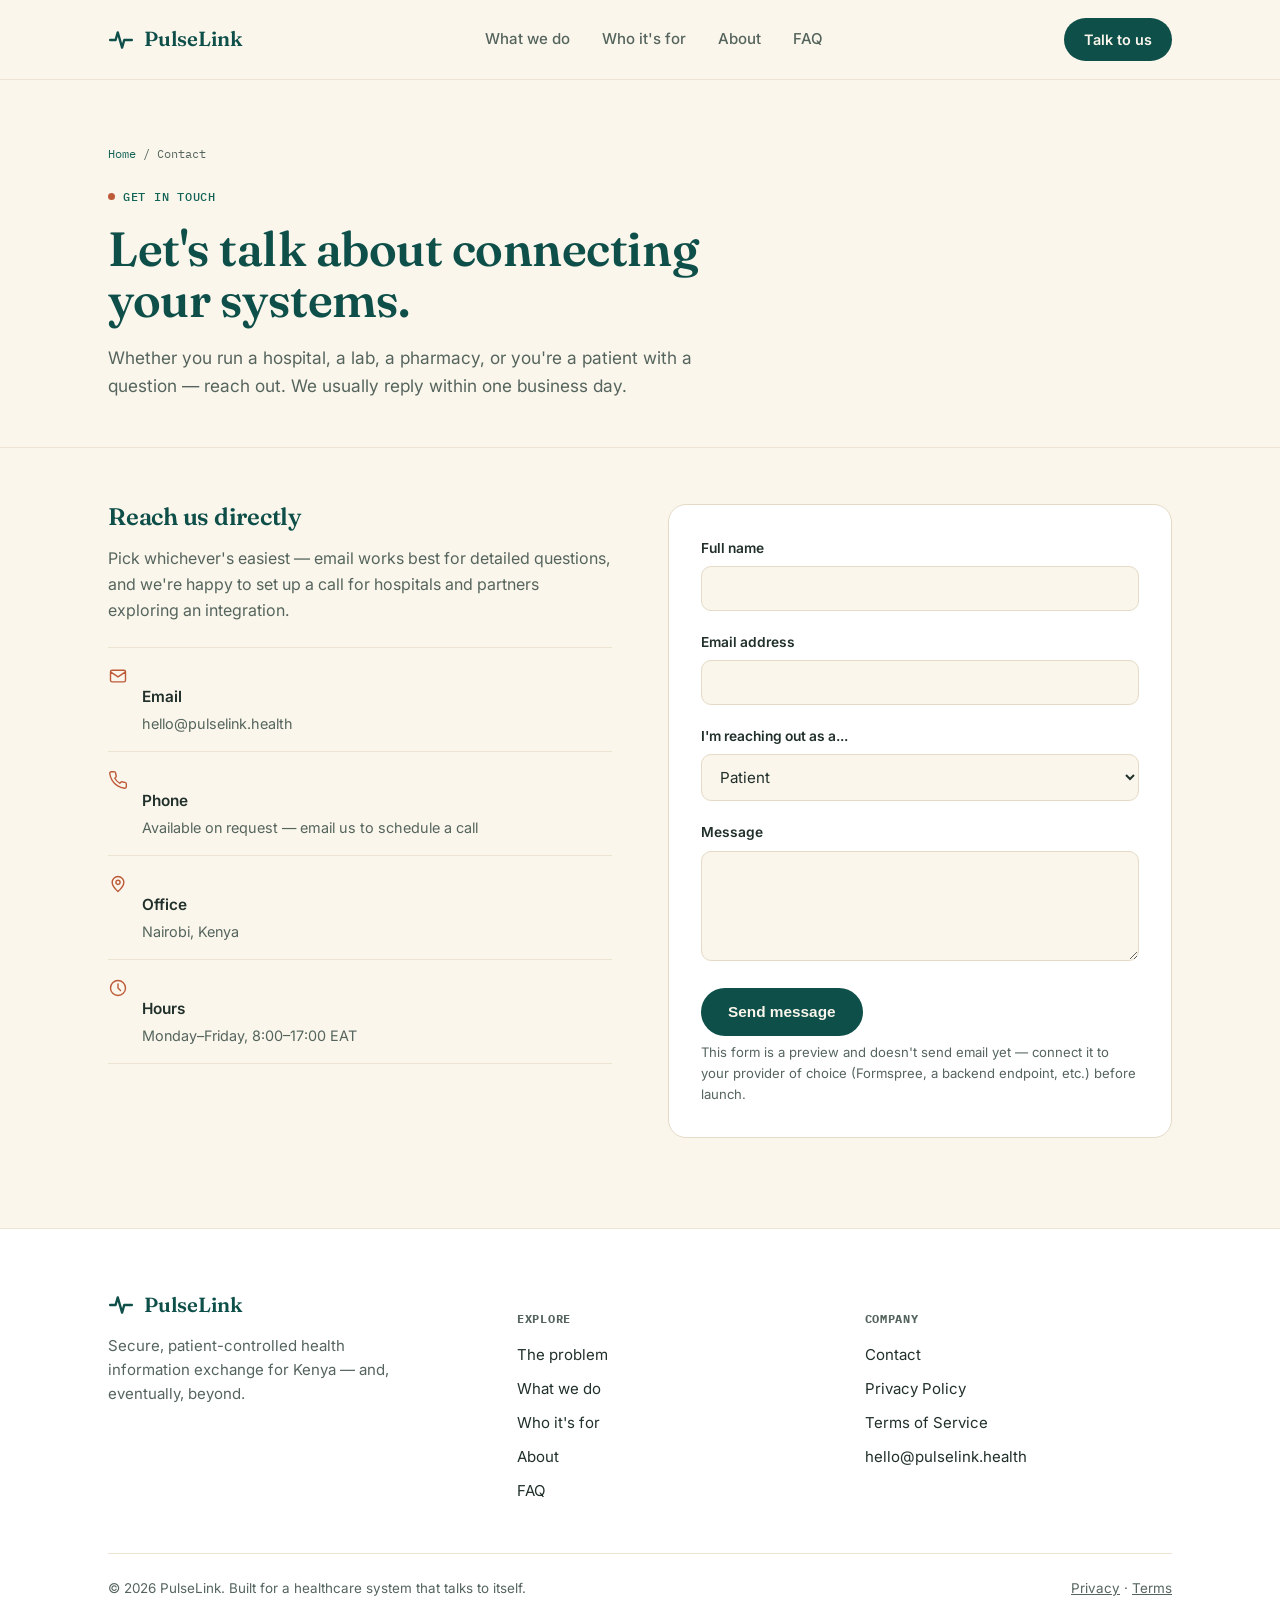
<file: pulselink-website/contact.html>
<!DOCTYPE html>
<html lang="en">
<head>
<meta charset="UTF-8">
<meta name="viewport" content="width=device-width, initial-scale=1.0">
<title>Contact — PulseLink</title>
<link rel="preconnect" href="https://fonts.googleapis.com">
<link rel="preconnect" href="https://fonts.gstatic.com" crossorigin>
<link href="https://fonts.googleapis.com/css2?family=Fraunces:ital,opsz,wght@0,9..144,300;0,9..144,500;0,9..144,600;0,9..144,700;1,9..144,500&family=Inter:wght@400;500;600;700&family=IBM+Plex+Mono:wght@400;500&display=swap" rel="stylesheet">
<link rel="stylesheet" href="styles.css">
</head>
<body>

<header class="site">
  <div class="nav">
    <a href="index.html" class="brand">
      <svg viewBox="0 0 24 24" fill="none"><path d="M2 12h5l2-7 4 14 2-7h7" stroke="#0E4F49" stroke-width="2.2" stroke-linecap="round" stroke-linejoin="round"/></svg>
      PulseLink
    </a>
    <nav class="links" id="navLinks">
      <a href="index.html#solution">What we do</a>
      <a href="index.html#audience">Who it's for</a>
      <a href="about.html">About</a>
      <a href="faq.html">FAQ</a>
    </nav>
    <div class="nav-actions">
      <a href="contact.html" class="nav-cta">Talk to us</a>
      <button class="nav-toggle" id="navToggle" aria-label="Open menu" aria-expanded="false" aria-controls="navLinks">
        <svg viewBox="0 0 24 24" fill="none" class="icon-burger"><path d="M4 7h16M4 12h16M4 17h16" stroke="#0E4F49" stroke-width="2" stroke-linecap="round"/></svg>
        <svg viewBox="0 0 24 24" fill="none" class="icon-close" style="display:none;"><path d="M6 6l12 12M18 6L6 18" stroke="#0E4F49" stroke-width="2" stroke-linecap="round"/></svg>
      </button>
    </div>
  </div>
</header>

<main>
  <section class="page-hero">
    <div class="wrap">
      <div class="breadcrumb"><a href="index.html">Home</a> / Contact</div>
      <div class="eyebrow">Get in touch</div>
      <h1>Let's talk about connecting your systems.</h1>
      <p class="lead">Whether you run a hospital, a lab, a pharmacy, or you're a patient with a question — reach out. We usually reply within one business day.</p>
    </div>
  </section>

  <div class="wrap">
    <div class="contact-grid">
      <div class="contact-info">
        <h2>Reach us directly</h2>
        <p>Pick whichever's easiest — email works best for detailed questions, and we're happy to set up a call for hospitals and partners exploring an integration.</p>

        <div class="info-row">
          <svg viewBox="0 0 24 24" fill="none"><path d="M3 7l9 6 9-6M3 7v10a2 2 0 002 2h14a2 2 0 002-2V7a2 2 0 00-2-2H5a2 2 0 00-2 2z" stroke="currentColor" stroke-width="1.7"/></svg>
          <div><h4>Email</h4><p>hello@pulselink.health</p></div>
        </div>
        <div class="info-row">
          <svg viewBox="0 0 24 24" fill="none"><path d="M22 16.92v3a2 2 0 01-2.18 2 19.79 19.79 0 01-8.63-3.07 19.5 19.5 0 01-6-6 19.79 19.79 0 01-3.07-8.67A2 2 0 014.11 2h3a2 2 0 012 1.72c.127.96.362 1.903.7 2.81a2 2 0 01-.45 2.11L8.09 9.91a16 16 0 006 6l1.27-1.27a2 2 0 012.11-.45c.907.338 1.85.573 2.81.7A2 2 0 0122 16.92z" stroke="currentColor" stroke-width="1.7"/></svg>
          <div><h4>Phone</h4><p>Available on request — email us to schedule a call</p></div>
        </div>
        <div class="info-row">
          <svg viewBox="0 0 24 24" fill="none"><path d="M12 21s-7-6.1-7-11a7 7 0 0114 0c0 4.9-7 11-7 11z" stroke="currentColor" stroke-width="1.7"/><circle cx="12" cy="10" r="2.5" stroke="currentColor" stroke-width="1.7"/></svg>
          <div><h4>Office</h4><p>Nairobi, Kenya</p></div>
        </div>
        <div class="info-row">
          <svg viewBox="0 0 24 24" fill="none"><circle cx="12" cy="12" r="9" stroke="currentColor" stroke-width="1.7"/><path d="M12 7v5l3 3" stroke="currentColor" stroke-width="1.7" stroke-linecap="round"/></svg>
          <div><h4>Hours</h4><p>Monday–Friday, 8:00–17:00 EAT</p></div>
        </div>
      </div>

      <form class="contact-form" id="contactForm">
        <div class="field">
          <label for="name">Full name</label>
          <input type="text" id="name" name="name" required autocomplete="name">
        </div>
        <div class="field">
          <label for="email">Email address</label>
          <input type="email" id="email" name="email" required autocomplete="email">
        </div>
        <div class="field">
          <label for="role">I'm reaching out as a...</label>
          <select id="role" name="role">
            <option>Patient</option>
            <option>Doctor / clinician</option>
            <option>Hospital or clinic</option>
            <option>Laboratory</option>
            <option>Pharmacy</option>
            <option>Insurer</option>
            <option>Investor / partner</option>
            <option>Other</option>
          </select>
        </div>
        <div class="field">
          <label for="message">Message</label>
          <textarea id="message" name="message" required></textarea>
        </div>
        <div class="submit-row">
          <button type="submit" class="btn btn-primary">Send message</button>
          <span class="form-status" id="formStatus" hidden>Thanks — we'll be in touch soon.</span>
        </div>
        <p class="form-note">This form is a preview and doesn't send email yet — connect it to your provider of choice (Formspree, a backend endpoint, etc.) before launch.</p>
      </form>
    </div>
  </div>
</main>

<footer>
  <div class="wrap">
    <div class="foot-top">
      <div class="foot-brand">
        <a href="index.html" class="brand">
          <svg viewBox="0 0 24 24" fill="none"><path d="M2 12h5l2-7 4 14 2-7h7" stroke="#0E4F49" stroke-width="2.2" stroke-linecap="round" stroke-linejoin="round"/></svg>
          PulseLink
        </a>
        <p>Secure, patient-controlled health information exchange for Kenya — and, eventually, beyond.</p>
      </div>
      <div class="foot-col">
        <h5>Explore</h5>
        <a href="index.html#problem">The problem</a>
        <a href="index.html#solution">What we do</a>
        <a href="index.html#audience">Who it's for</a>
        <a href="about.html">About</a>
        <a href="faq.html">FAQ</a>
      </div>
      <div class="foot-col">
        <h5>Company</h5>
        <a href="contact.html">Contact</a>
        <a href="privacy.html">Privacy Policy</a>
        <a href="terms.html">Terms of Service</a>
        <a href="mailto:hello@pulselink.health">hello@pulselink.health</a>
      </div>
    </div>
    <div class="foot-bottom">
      <span>© 2026 PulseLink. Built for a healthcare system that talks to itself.</span>
      <span><a href="privacy.html">Privacy</a> · <a href="terms.html">Terms</a></span>
    </div>
  </div>
</footer>

<script>
  document.getElementById('contactForm').addEventListener('submit', function(e){
    e.preventDefault();
    document.getElementById('formStatus').hidden = false;
    this.reset();
  });

  (function(){
    var params = new URLSearchParams(window.location.search);
    var role = params.get('role');
    var map = { Patient:'Patient', Hospital:'Hospital or clinic', Investor:'Investor / partner' };
    if(role && map[role]){
      var sel = document.getElementById('role');
      sel.value = map[role];
    }
  })();
</script>


<script>
  (function(){
    var btn = document.getElementById('navToggle');
    var nav = document.getElementById('navLinks');
    if(!btn || !nav) return;
    btn.addEventListener('click', function(){
      var open = nav.classList.toggle('open');
      btn.setAttribute('aria-expanded', open ? 'true' : 'false');
      btn.querySelector('.icon-burger').style.display = open ? 'none' : 'block';
      btn.querySelector('.icon-close').style.display = open ? 'block' : 'none';
    });
    nav.querySelectorAll('a').forEach(function(a){
      a.addEventListener('click', function(){
        nav.classList.remove('open');
        btn.setAttribute('aria-expanded','false');
        btn.querySelector('.icon-burger').style.display = 'block';
        btn.querySelector('.icon-close').style.display = 'none';
      });
    });
  })();
</script>
</body>
</html>
</file>
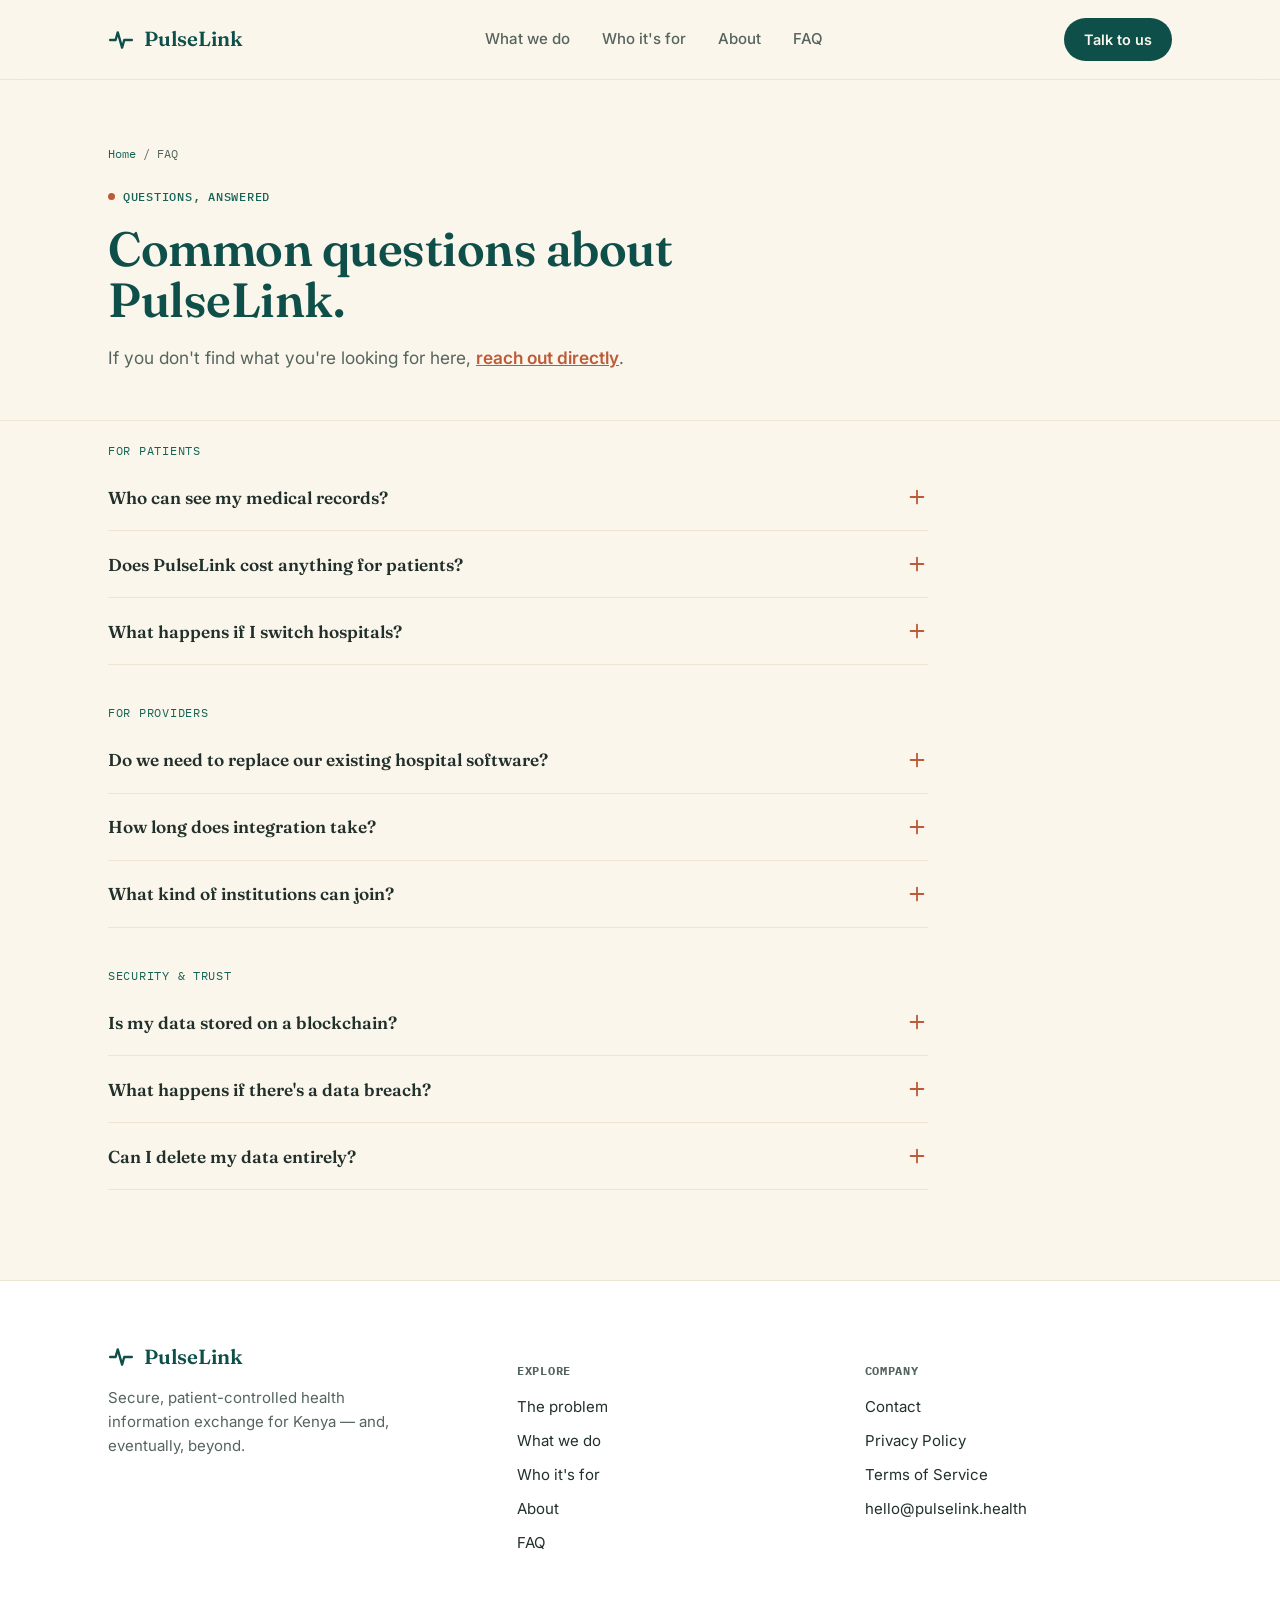
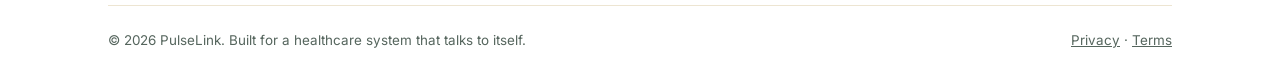
<file: pulselink-website/faq.html>
<!DOCTYPE html>
<html lang="en">
<head>
<meta charset="UTF-8">
<meta name="viewport" content="width=device-width, initial-scale=1.0">
<title>FAQ — PulseLink</title>
<link rel="preconnect" href="https://fonts.googleapis.com">
<link rel="preconnect" href="https://fonts.gstatic.com" crossorigin>
<link href="https://fonts.googleapis.com/css2?family=Fraunces:ital,opsz,wght@0,9..144,300;0,9..144,500;0,9..144,600;0,9..144,700;1,9..144,500&family=Inter:wght@400;500;600;700&family=IBM+Plex+Mono:wght@400;500&display=swap" rel="stylesheet">
<link rel="stylesheet" href="styles.css">
</head>
<body>

<header class="site">
  <div class="nav">
    <a href="index.html" class="brand">
      <svg viewBox="0 0 24 24" fill="none"><path d="M2 12h5l2-7 4 14 2-7h7" stroke="#0E4F49" stroke-width="2.2" stroke-linecap="round" stroke-linejoin="round"/></svg>
      PulseLink
    </a>
    <nav class="links" id="navLinks">
      <a href="index.html#solution">What we do</a>
      <a href="index.html#audience">Who it's for</a>
      <a href="about.html">About</a>
      <a href="faq.html">FAQ</a>
    </nav>
    <div class="nav-actions">
      <a href="contact.html" class="nav-cta">Talk to us</a>
      <button class="nav-toggle" id="navToggle" aria-label="Open menu" aria-expanded="false" aria-controls="navLinks">
        <svg viewBox="0 0 24 24" fill="none" class="icon-burger"><path d="M4 7h16M4 12h16M4 17h16" stroke="#0E4F49" stroke-width="2" stroke-linecap="round"/></svg>
        <svg viewBox="0 0 24 24" fill="none" class="icon-close" style="display:none;"><path d="M6 6l12 12M18 6L6 18" stroke="#0E4F49" stroke-width="2" stroke-linecap="round"/></svg>
      </button>
    </div>
  </div>
</header>

<main>
  <section class="page-hero">
    <div class="wrap">
      <div class="breadcrumb"><a href="index.html">Home</a> / FAQ</div>
      <div class="eyebrow">Questions, answered</div>
      <h1>Common questions about PulseLink.</h1>
      <p class="lead">If you don't find what you're looking for here, <a href="contact.html" style="color:var(--rust);font-weight:600;">reach out directly</a>.</p>
    </div>
  </section>

  <div class="wrap">
    <div class="faq-list">

      <div class="faq-cat">For patients</div>
      <div class="faq-item">
        <button class="faq-q">Who can see my medical records?<svg class="plus" viewBox="0 0 24 24" fill="none"><path d="M12 5v14M5 12h14" stroke="currentColor" stroke-width="2" stroke-linecap="round"/></svg></button>
        <div class="faq-a"><p>Only providers you've specifically granted access to — and only for as long as you allow. You can review and revoke access at any time from your account.</p></div>
      </div>
      <div class="faq-item">
        <button class="faq-q">Does PulseLink cost anything for patients?<svg class="plus" viewBox="0 0 24 24" fill="none"><path d="M12 5v14M5 12h14" stroke="currentColor" stroke-width="2" stroke-linecap="round"/></svg></button>
        <div class="faq-a"><p>Viewing and managing your own health record is free. Providers and institutions connecting to the exchange work under a separate arrangement — get in touch for details.</p></div>
      </div>
      <div class="faq-item">
        <button class="faq-q">What happens if I switch hospitals?<svg class="plus" viewBox="0 0 24 24" fill="none"><path d="M12 5v14M5 12h14" stroke="currentColor" stroke-width="2" stroke-linecap="round"/></svg></button>
        <div class="faq-a"><p>Nothing — that's the point. Your record isn't tied to one hospital's system. It follows you, and you decide which new provider gets access.</p></div>
      </div>

      <div class="faq-cat">For providers</div>
      <div class="faq-item">
        <button class="faq-q">Do we need to replace our existing hospital software?<svg class="plus" viewBox="0 0 24 24" fill="none"><path d="M12 5v14M5 12h14" stroke="currentColor" stroke-width="2" stroke-linecap="round"/></svg></button>
        <div class="faq-a"><p>No. PulseLink is designed to connect to the systems you already run, rather than replace them. We integrate alongside your existing records software.</p></div>
      </div>
      <div class="faq-item">
        <button class="faq-q">How long does integration take?<svg class="plus" viewBox="0 0 24 24" fill="none"><path d="M12 5v14M5 12h14" stroke="currentColor" stroke-width="2" stroke-linecap="round"/></svg></button>
        <div class="faq-a"><p>It depends on your existing systems and data structure. Reach out and we'll walk through a timeline specific to your institution.</p></div>
      </div>
      <div class="faq-item">
        <button class="faq-q">What kind of institutions can join?<svg class="plus" viewBox="0 0 24 24" fill="none"><path d="M12 5v14M5 12h14" stroke="currentColor" stroke-width="2" stroke-linecap="round"/></svg></button>
        <div class="faq-a"><p>Hospitals, clinics, laboratories, pharmacies, and insurers. Every institution goes through a verification process before it can request or share patient data.</p></div>
      </div>

      <div class="faq-cat">Security &amp; trust</div>
      <div class="faq-item">
        <button class="faq-q">Is my data stored on a blockchain?<svg class="plus" viewBox="0 0 24 24" fill="none"><path d="M12 5v14M5 12h14" stroke="currentColor" stroke-width="2" stroke-linecap="round"/></svg></button>
        <div class="faq-a"><p>No. Your actual medical record is encrypted and stored in a secure database. Only a cryptographic fingerprint of the record is written to the blockchain, so tampering can be detected without ever exposing your data.</p></div>
      </div>
      <div class="faq-item">
        <button class="faq-q">What happens if there's a data breach?<svg class="plus" viewBox="0 0 24 24" fill="none"><path d="M12 5v14M5 12h14" stroke="currentColor" stroke-width="2" stroke-linecap="round"/></svg></button>
        <div class="faq-a"><p>Every access to every record is logged and auditable, which means unauthorized access is both harder to achieve and easier to detect. Full detail on our security model and breach procedures is in our <a href="privacy.html" style="color:var(--teal-700);font-weight:600;">Privacy Policy</a>.</p></div>
      </div>
      <div class="faq-item">
        <button class="faq-q">Can I delete my data entirely?<svg class="plus" viewBox="0 0 24 24" fill="none"><path d="M12 5v14M5 12h14" stroke="currentColor" stroke-width="2" stroke-linecap="round"/></svg></button>
        <div class="faq-a"><p>You can request deletion of your account and personal data at any time, subject to legal and medical record-keeping requirements outlined in our <a href="privacy.html" style="color:var(--teal-700);font-weight:600;">Privacy Policy</a>.</p></div>
      </div>

    </div>
  </div>
</main>

<footer>
  <div class="wrap">
    <div class="foot-top">
      <div class="foot-brand">
        <a href="index.html" class="brand">
          <svg viewBox="0 0 24 24" fill="none"><path d="M2 12h5l2-7 4 14 2-7h7" stroke="#0E4F49" stroke-width="2.2" stroke-linecap="round" stroke-linejoin="round"/></svg>
          PulseLink
        </a>
        <p>Secure, patient-controlled health information exchange for Kenya — and, eventually, beyond.</p>
      </div>
      <div class="foot-col">
        <h5>Explore</h5>
        <a href="index.html#problem">The problem</a>
        <a href="index.html#solution">What we do</a>
        <a href="index.html#audience">Who it's for</a>
        <a href="about.html">About</a>
        <a href="faq.html">FAQ</a>
      </div>
      <div class="foot-col">
        <h5>Company</h5>
        <a href="contact.html">Contact</a>
        <a href="privacy.html">Privacy Policy</a>
        <a href="terms.html">Terms of Service</a>
        <a href="mailto:hello@pulselink.health">hello@pulselink.health</a>
      </div>
    </div>
    <div class="foot-bottom">
      <span>© 2026 PulseLink. Built for a healthcare system that talks to itself.</span>
      <span><a href="privacy.html">Privacy</a> · <a href="terms.html">Terms</a></span>
    </div>
  </div>
</footer>

<script>
  document.querySelectorAll('.faq-q').forEach(btn=>{
    btn.addEventListener('click', ()=>{
      btn.parentElement.classList.toggle('open');
    });
  });
</script>


<script>
  (function(){
    var btn = document.getElementById('navToggle');
    var nav = document.getElementById('navLinks');
    if(!btn || !nav) return;
    btn.addEventListener('click', function(){
      var open = nav.classList.toggle('open');
      btn.setAttribute('aria-expanded', open ? 'true' : 'false');
      btn.querySelector('.icon-burger').style.display = open ? 'none' : 'block';
      btn.querySelector('.icon-close').style.display = open ? 'block' : 'none';
    });
    nav.querySelectorAll('a').forEach(function(a){
      a.addEventListener('click', function(){
        nav.classList.remove('open');
        btn.setAttribute('aria-expanded','false');
        btn.querySelector('.icon-burger').style.display = 'block';
        btn.querySelector('.icon-close').style.display = 'none';
      });
    });
  })();
</script>
</body>
</html>
</file>
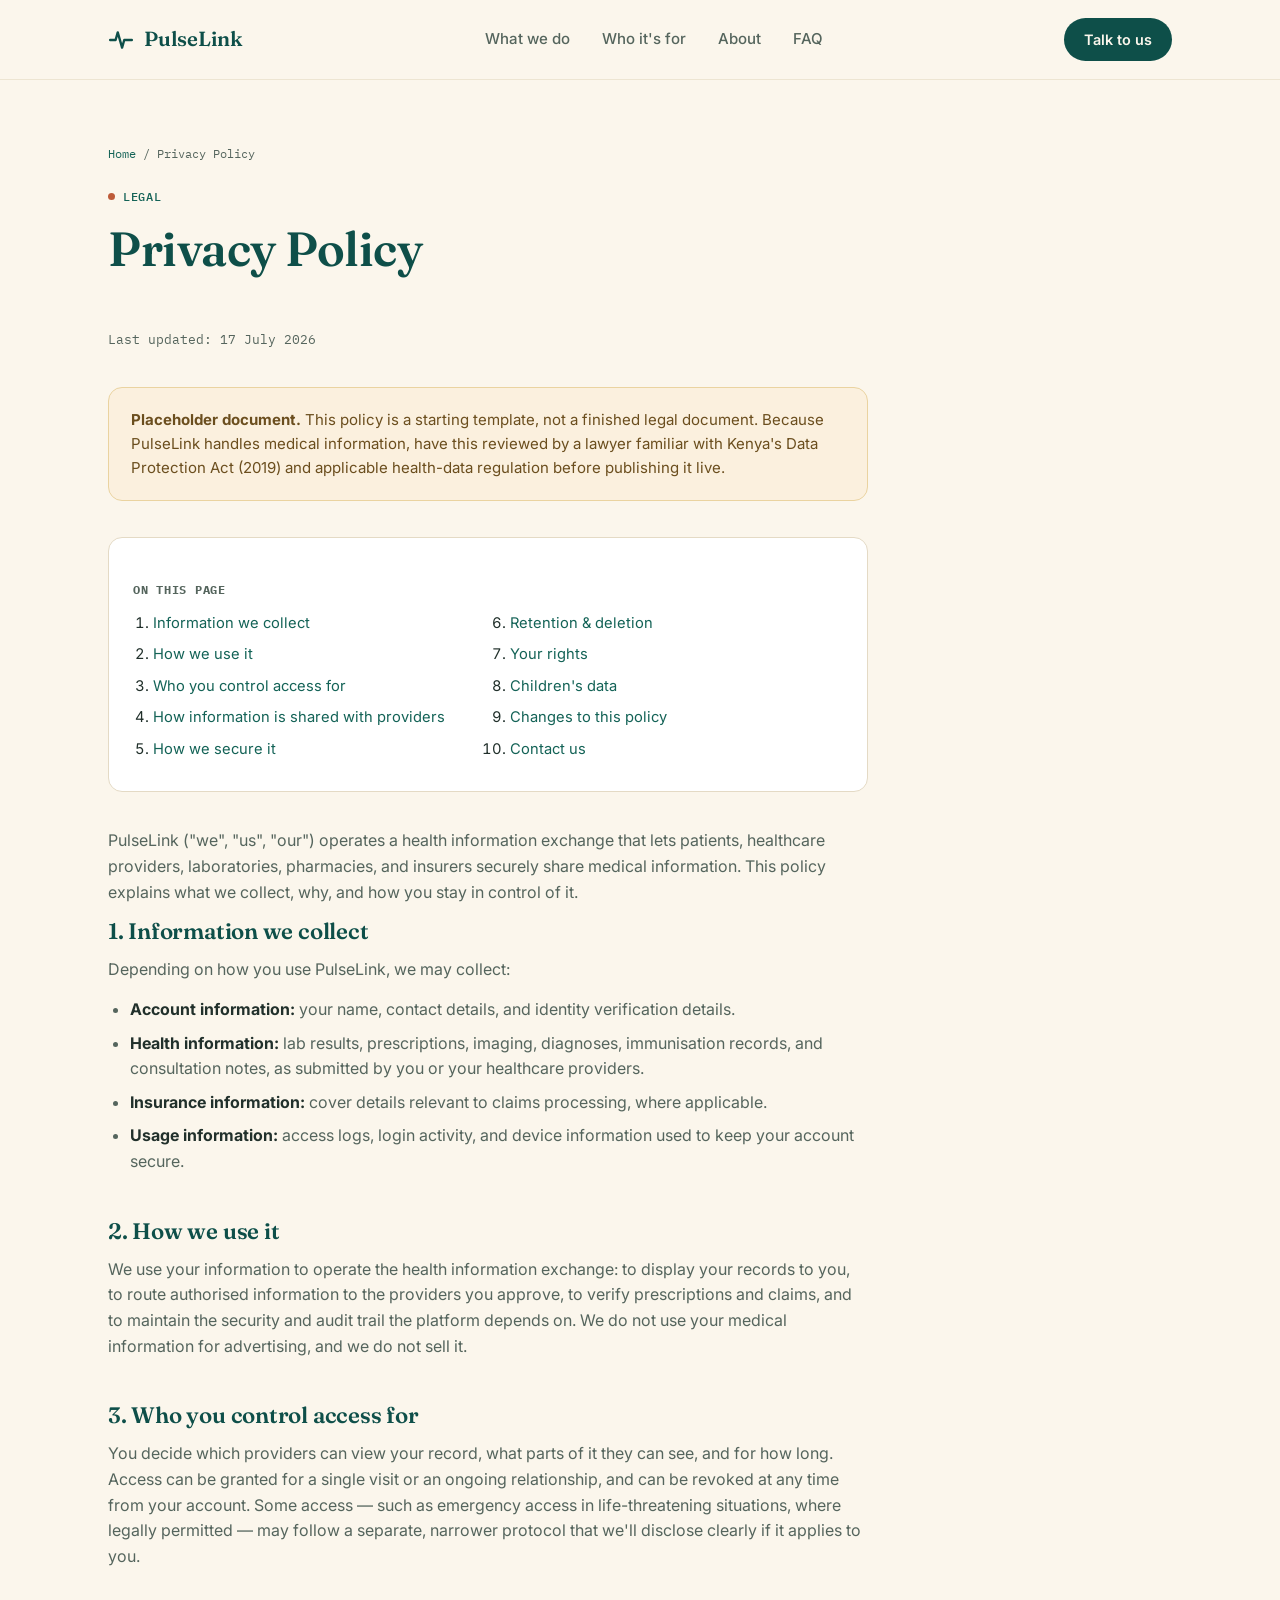
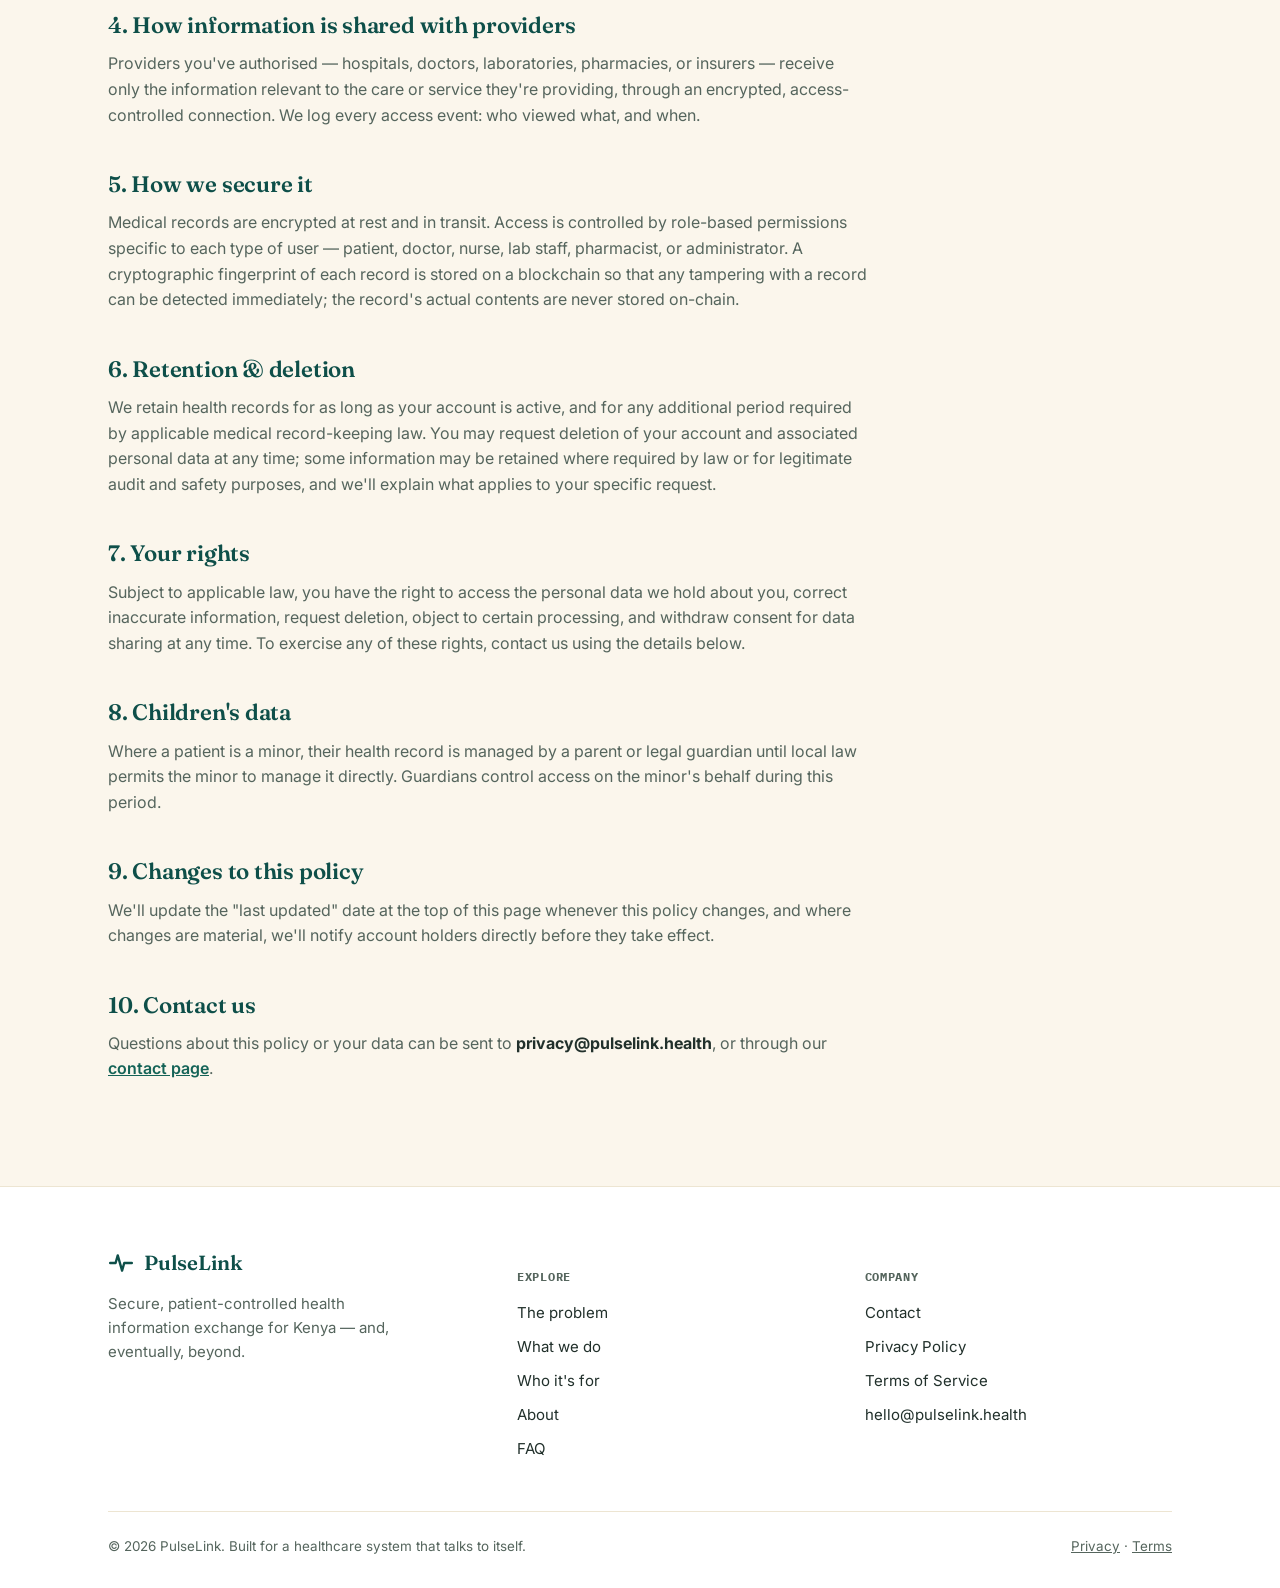
<file: pulselink-website/privacy.html>
<!DOCTYPE html>
<html lang="en">
<head>
<meta charset="UTF-8">
<meta name="viewport" content="width=device-width, initial-scale=1.0">
<title>Privacy Policy — PulseLink</title>
<link rel="preconnect" href="https://fonts.googleapis.com">
<link rel="preconnect" href="https://fonts.gstatic.com" crossorigin>
<link href="https://fonts.googleapis.com/css2?family=Fraunces:ital,opsz,wght@0,9..144,300;0,9..144,500;0,9..144,600;0,9..144,700;1,9..144,500&family=Inter:wght@400;500;600;700&family=IBM+Plex+Mono:wght@400;500&display=swap" rel="stylesheet">
<link rel="stylesheet" href="styles.css">
</head>
<body>

<header class="site">
  <div class="nav">
    <a href="index.html" class="brand">
      <svg viewBox="0 0 24 24" fill="none"><path d="M2 12h5l2-7 4 14 2-7h7" stroke="#0E4F49" stroke-width="2.2" stroke-linecap="round" stroke-linejoin="round"/></svg>
      PulseLink
    </a>
    <nav class="links" id="navLinks">
      <a href="index.html#solution">What we do</a>
      <a href="index.html#audience">Who it's for</a>
      <a href="about.html">About</a>
      <a href="faq.html">FAQ</a>
    </nav>
    <div class="nav-actions">
      <a href="contact.html" class="nav-cta">Talk to us</a>
      <button class="nav-toggle" id="navToggle" aria-label="Open menu" aria-expanded="false" aria-controls="navLinks">
        <svg viewBox="0 0 24 24" fill="none" class="icon-burger"><path d="M4 7h16M4 12h16M4 17h16" stroke="#0E4F49" stroke-width="2" stroke-linecap="round"/></svg>
        <svg viewBox="0 0 24 24" fill="none" class="icon-close" style="display:none;"><path d="M6 6l12 12M18 6L6 18" stroke="#0E4F49" stroke-width="2" stroke-linecap="round"/></svg>
      </button>
    </div>
  </div>
</header>

<main>
  <section class="page-hero" style="padding-bottom:0;border-bottom:none;">
    <div class="wrap">
      <div class="breadcrumb"><a href="index.html">Home</a> / Privacy Policy</div>
      <div class="eyebrow">Legal</div>
      <h1>Privacy Policy</h1>
    </div>
  </section>

  <div class="wrap">
    <div class="prose">
      <span class="updated">Last updated: 17 July 2026</span>

      <div class="notice-box">
        <strong>Placeholder document.</strong> This policy is a starting template, not a finished legal document. Because PulseLink handles medical information, have this reviewed by a lawyer familiar with Kenya's Data Protection Act (2019) and applicable health-data regulation before publishing it live.
      </div>

      <div class="toc">
        <h5>On this page</h5>
        <ol>
          <li><a href="#info-we-collect">Information we collect</a></li>
          <li><a href="#how-we-use">How we use it</a></li>
          <li><a href="#who-you-control">Who you control access for</a></li>
          <li><a href="#how-we-share">How information is shared with providers</a></li>
          <li><a href="#security">How we secure it</a></li>
          <li><a href="#retention">Retention &amp; deletion</a></li>
          <li><a href="#your-rights">Your rights</a></li>
          <li><a href="#children">Children's data</a></li>
          <li><a href="#changes">Changes to this policy</a></li>
          <li><a href="#contact-us">Contact us</a></li>
        </ol>
      </div>

      <p>PulseLink ("we", "us", "our") operates a health information exchange that lets patients, healthcare providers, laboratories, pharmacies, and insurers securely share medical information. This policy explains what we collect, why, and how you stay in control of it.</p>

      <h2 id="info-we-collect">1. Information we collect</h2>
      <p>Depending on how you use PulseLink, we may collect:</p>
      <ul>
        <li><strong>Account information:</strong> your name, contact details, and identity verification details.</li>
        <li><strong>Health information:</strong> lab results, prescriptions, imaging, diagnoses, immunisation records, and consultation notes, as submitted by you or your healthcare providers.</li>
        <li><strong>Insurance information:</strong> cover details relevant to claims processing, where applicable.</li>
        <li><strong>Usage information:</strong> access logs, login activity, and device information used to keep your account secure.</li>
      </ul>

      <h2 id="how-we-use">2. How we use it</h2>
      <p>We use your information to operate the health information exchange: to display your records to you, to route authorised information to the providers you approve, to verify prescriptions and claims, and to maintain the security and audit trail the platform depends on. We do not use your medical information for advertising, and we do not sell it.</p>

      <h2 id="who-you-control">3. Who you control access for</h2>
      <p>You decide which providers can view your record, what parts of it they can see, and for how long. Access can be granted for a single visit or an ongoing relationship, and can be revoked at any time from your account. Some access — such as emergency access in life-threatening situations, where legally permitted — may follow a separate, narrower protocol that we'll disclose clearly if it applies to you.</p>

      <h2 id="how-we-share">4. How information is shared with providers</h2>
      <p>Providers you've authorised — hospitals, doctors, laboratories, pharmacies, or insurers — receive only the information relevant to the care or service they're providing, through an encrypted, access-controlled connection. We log every access event: who viewed what, and when.</p>

      <h2 id="security">5. How we secure it</h2>
      <p>Medical records are encrypted at rest and in transit. Access is controlled by role-based permissions specific to each type of user — patient, doctor, nurse, lab staff, pharmacist, or administrator. A cryptographic fingerprint of each record is stored on a blockchain so that any tampering with a record can be detected immediately; the record's actual contents are never stored on-chain.</p>

      <h2 id="retention">6. Retention &amp; deletion</h2>
      <p>We retain health records for as long as your account is active, and for any additional period required by applicable medical record-keeping law. You may request deletion of your account and associated personal data at any time; some information may be retained where required by law or for legitimate audit and safety purposes, and we'll explain what applies to your specific request.</p>

      <h2 id="your-rights">7. Your rights</h2>
      <p>Subject to applicable law, you have the right to access the personal data we hold about you, correct inaccurate information, request deletion, object to certain processing, and withdraw consent for data sharing at any time. To exercise any of these rights, contact us using the details below.</p>

      <h2 id="children">8. Children's data</h2>
      <p>Where a patient is a minor, their health record is managed by a parent or legal guardian until local law permits the minor to manage it directly. Guardians control access on the minor's behalf during this period.</p>

      <h2 id="changes">9. Changes to this policy</h2>
      <p>We'll update the "last updated" date at the top of this page whenever this policy changes, and where changes are material, we'll notify account holders directly before they take effect.</p>

      <h2 id="contact-us">10. Contact us</h2>
      <p>Questions about this policy or your data can be sent to <strong>privacy@pulselink.health</strong>, or through our <a href="contact.html" style="color:var(--teal-700);font-weight:600;">contact page</a>.</p>
    </div>
  </div>
</main>

<footer>
  <div class="wrap">
    <div class="foot-top">
      <div class="foot-brand">
        <a href="index.html" class="brand">
          <svg viewBox="0 0 24 24" fill="none"><path d="M2 12h5l2-7 4 14 2-7h7" stroke="#0E4F49" stroke-width="2.2" stroke-linecap="round" stroke-linejoin="round"/></svg>
          PulseLink
        </a>
        <p>Secure, patient-controlled health information exchange for Kenya — and, eventually, beyond.</p>
      </div>
      <div class="foot-col">
        <h5>Explore</h5>
        <a href="index.html#problem">The problem</a>
        <a href="index.html#solution">What we do</a>
        <a href="index.html#audience">Who it's for</a>
        <a href="about.html">About</a>
        <a href="faq.html">FAQ</a>
      </div>
      <div class="foot-col">
        <h5>Company</h5>
        <a href="contact.html">Contact</a>
        <a href="privacy.html">Privacy Policy</a>
        <a href="terms.html">Terms of Service</a>
        <a href="mailto:hello@pulselink.health">hello@pulselink.health</a>
      </div>
    </div>
    <div class="foot-bottom">
      <span>© 2026 PulseLink. Built for a healthcare system that talks to itself.</span>
      <span><a href="privacy.html">Privacy</a> · <a href="terms.html">Terms</a></span>
    </div>
  </div>
</footer>


<script>
  (function(){
    var btn = document.getElementById('navToggle');
    var nav = document.getElementById('navLinks');
    if(!btn || !nav) return;
    btn.addEventListener('click', function(){
      var open = nav.classList.toggle('open');
      btn.setAttribute('aria-expanded', open ? 'true' : 'false');
      btn.querySelector('.icon-burger').style.display = open ? 'none' : 'block';
      btn.querySelector('.icon-close').style.display = open ? 'block' : 'none';
    });
    nav.querySelectorAll('a').forEach(function(a){
      a.addEventListener('click', function(){
        nav.classList.remove('open');
        btn.setAttribute('aria-expanded','false');
        btn.querySelector('.icon-burger').style.display = 'block';
        btn.querySelector('.icon-close').style.display = 'none';
      });
    });
  })();
</script>
</body>
</html>
</file>
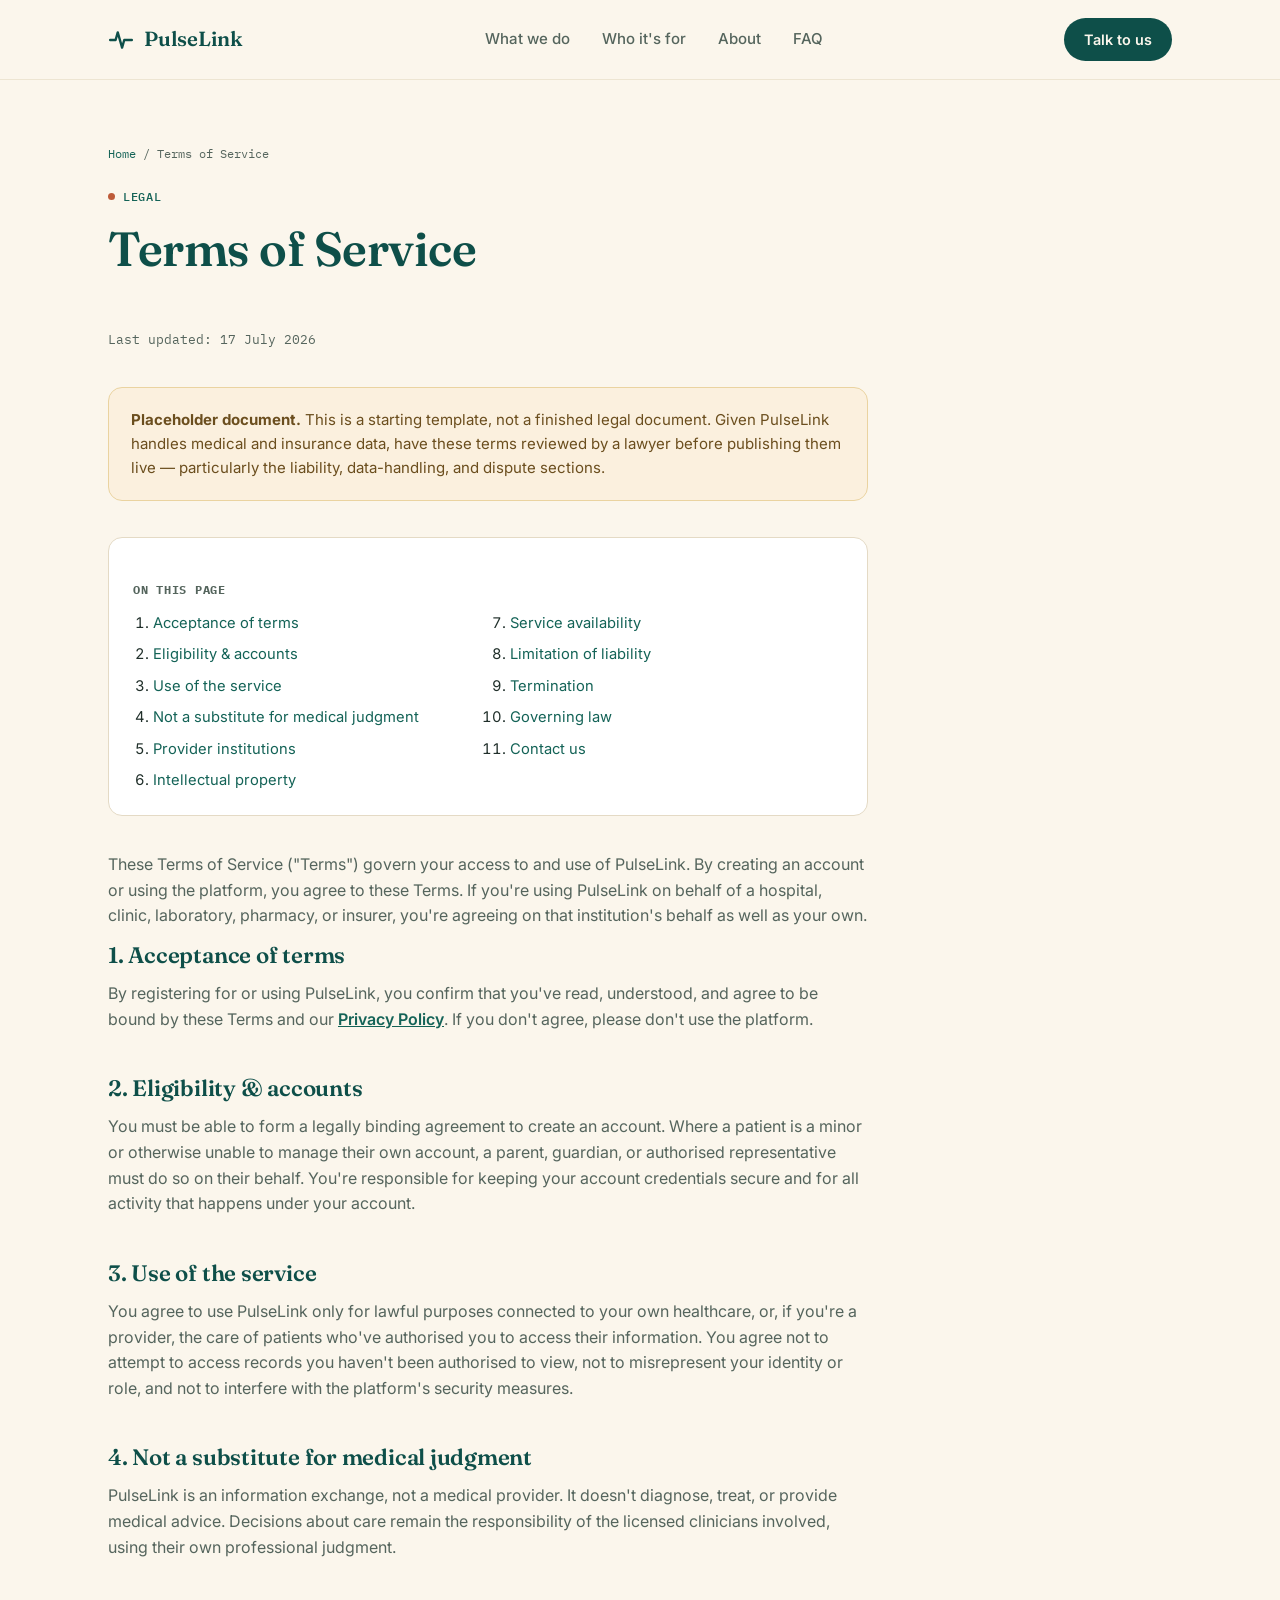
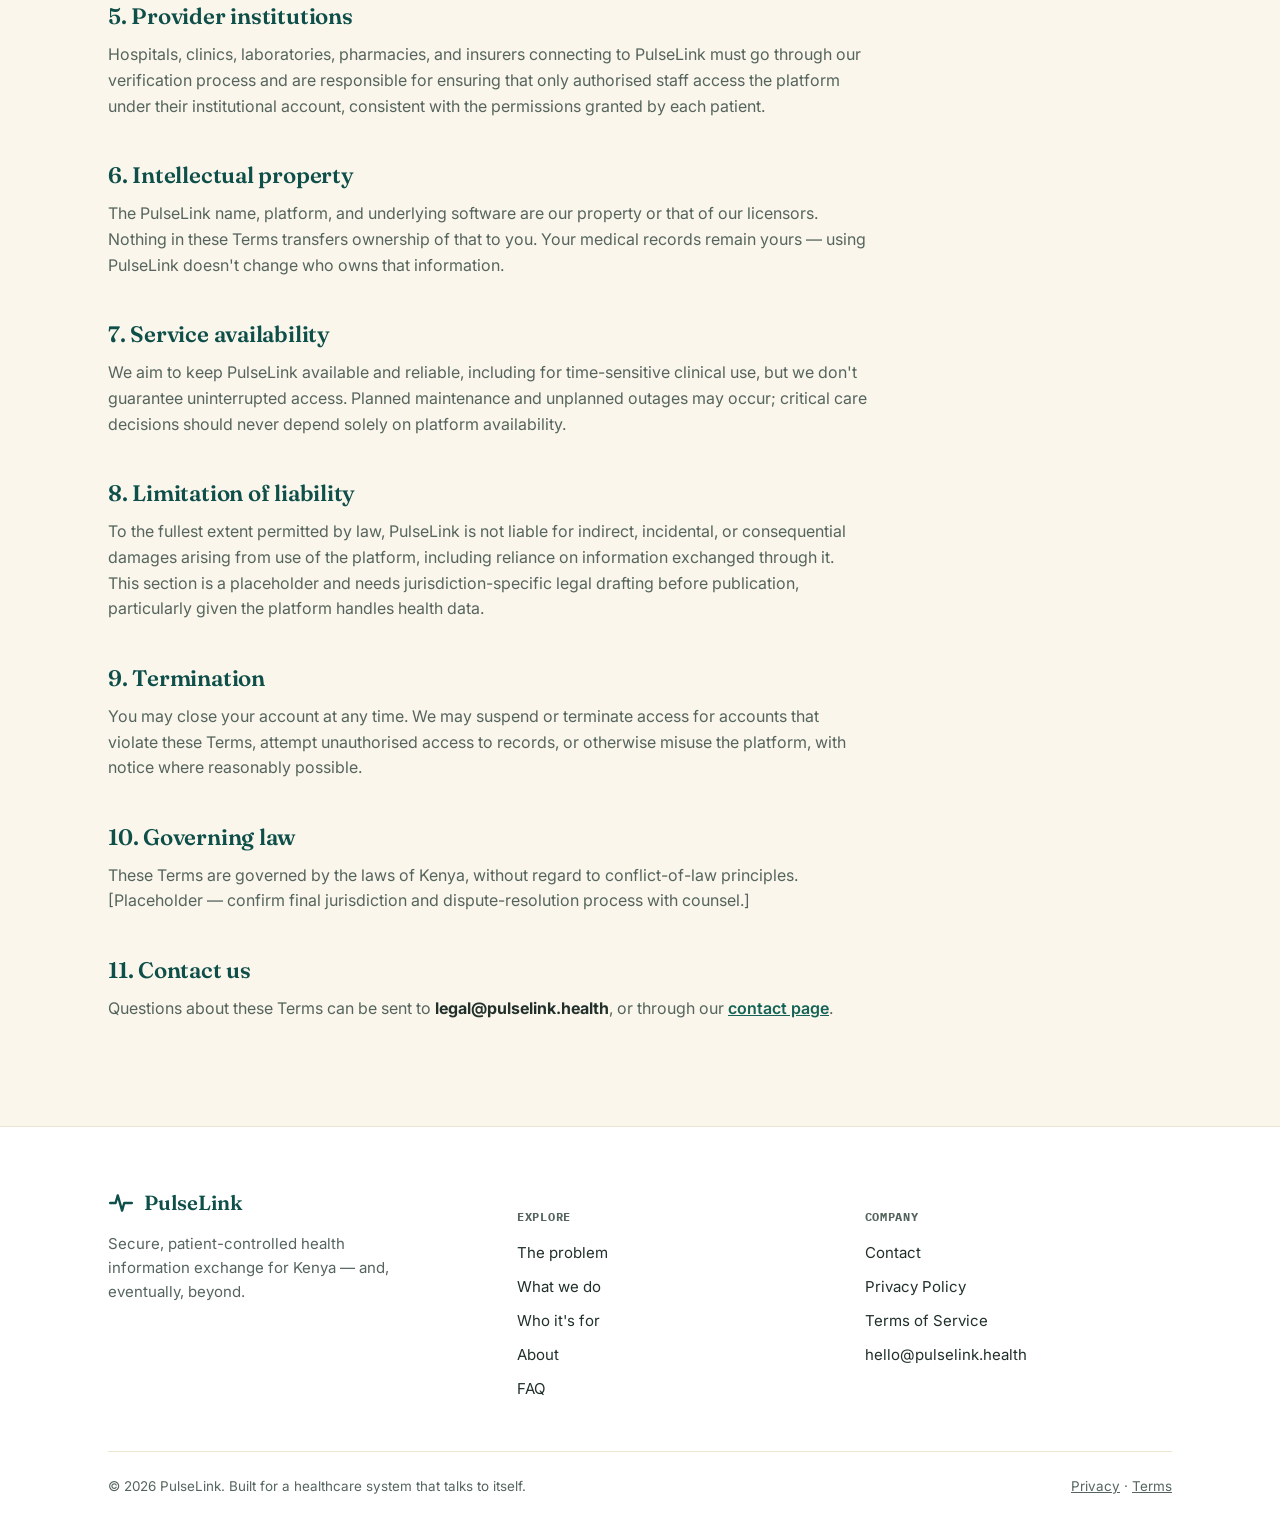
<file: pulselink-website/terms.html>
<!DOCTYPE html>
<html lang="en">
<head>
<meta charset="UTF-8">
<meta name="viewport" content="width=device-width, initial-scale=1.0">
<title>Terms of Service — PulseLink</title>
<link rel="preconnect" href="https://fonts.googleapis.com">
<link rel="preconnect" href="https://fonts.gstatic.com" crossorigin>
<link href="https://fonts.googleapis.com/css2?family=Fraunces:ital,opsz,wght@0,9..144,300;0,9..144,500;0,9..144,600;0,9..144,700;1,9..144,500&family=Inter:wght@400;500;600;700&family=IBM+Plex+Mono:wght@400;500&display=swap" rel="stylesheet">
<link rel="stylesheet" href="styles.css">
</head>
<body>

<header class="site">
  <div class="nav">
    <a href="index.html" class="brand">
      <svg viewBox="0 0 24 24" fill="none"><path d="M2 12h5l2-7 4 14 2-7h7" stroke="#0E4F49" stroke-width="2.2" stroke-linecap="round" stroke-linejoin="round"/></svg>
      PulseLink
    </a>
    <nav class="links" id="navLinks">
      <a href="index.html#solution">What we do</a>
      <a href="index.html#audience">Who it's for</a>
      <a href="about.html">About</a>
      <a href="faq.html">FAQ</a>
    </nav>
    <div class="nav-actions">
      <a href="contact.html" class="nav-cta">Talk to us</a>
      <button class="nav-toggle" id="navToggle" aria-label="Open menu" aria-expanded="false" aria-controls="navLinks">
        <svg viewBox="0 0 24 24" fill="none" class="icon-burger"><path d="M4 7h16M4 12h16M4 17h16" stroke="#0E4F49" stroke-width="2" stroke-linecap="round"/></svg>
        <svg viewBox="0 0 24 24" fill="none" class="icon-close" style="display:none;"><path d="M6 6l12 12M18 6L6 18" stroke="#0E4F49" stroke-width="2" stroke-linecap="round"/></svg>
      </button>
    </div>
  </div>
</header>

<main>
  <section class="page-hero" style="padding-bottom:0;border-bottom:none;">
    <div class="wrap">
      <div class="breadcrumb"><a href="index.html">Home</a> / Terms of Service</div>
      <div class="eyebrow">Legal</div>
      <h1>Terms of Service</h1>
    </div>
  </section>

  <div class="wrap">
    <div class="prose">
      <span class="updated">Last updated: 17 July 2026</span>

      <div class="notice-box">
        <strong>Placeholder document.</strong> This is a starting template, not a finished legal document. Given PulseLink handles medical and insurance data, have these terms reviewed by a lawyer before publishing them live — particularly the liability, data-handling, and dispute sections.
      </div>

      <div class="toc">
        <h5>On this page</h5>
        <ol>
          <li><a href="#acceptance">Acceptance of terms</a></li>
          <li><a href="#eligibility">Eligibility &amp; accounts</a></li>
          <li><a href="#use-of-service">Use of the service</a></li>
          <li><a href="#not-medical-advice">Not a substitute for medical judgment</a></li>
          <li><a href="#providers">Provider institutions</a></li>
          <li><a href="#ip">Intellectual property</a></li>
          <li><a href="#availability">Service availability</a></li>
          <li><a href="#liability">Limitation of liability</a></li>
          <li><a href="#termination">Termination</a></li>
          <li><a href="#governing-law">Governing law</a></li>
          <li><a href="#contact-us">Contact us</a></li>
        </ol>
      </div>

      <p>These Terms of Service ("Terms") govern your access to and use of PulseLink. By creating an account or using the platform, you agree to these Terms. If you're using PulseLink on behalf of a hospital, clinic, laboratory, pharmacy, or insurer, you're agreeing on that institution's behalf as well as your own.</p>

      <h2 id="acceptance">1. Acceptance of terms</h2>
      <p>By registering for or using PulseLink, you confirm that you've read, understood, and agree to be bound by these Terms and our <a href="privacy.html" style="color:var(--teal-700);font-weight:600;">Privacy Policy</a>. If you don't agree, please don't use the platform.</p>

      <h2 id="eligibility">2. Eligibility &amp; accounts</h2>
      <p>You must be able to form a legally binding agreement to create an account. Where a patient is a minor or otherwise unable to manage their own account, a parent, guardian, or authorised representative must do so on their behalf. You're responsible for keeping your account credentials secure and for all activity that happens under your account.</p>

      <h2 id="use-of-service">3. Use of the service</h2>
      <p>You agree to use PulseLink only for lawful purposes connected to your own healthcare, or, if you're a provider, the care of patients who've authorised you to access their information. You agree not to attempt to access records you haven't been authorised to view, not to misrepresent your identity or role, and not to interfere with the platform's security measures.</p>

      <h2 id="not-medical-advice">4. Not a substitute for medical judgment</h2>
      <p>PulseLink is an information exchange, not a medical provider. It doesn't diagnose, treat, or provide medical advice. Decisions about care remain the responsibility of the licensed clinicians involved, using their own professional judgment.</p>

      <h2 id="providers">5. Provider institutions</h2>
      <p>Hospitals, clinics, laboratories, pharmacies, and insurers connecting to PulseLink must go through our verification process and are responsible for ensuring that only authorised staff access the platform under their institutional account, consistent with the permissions granted by each patient.</p>

      <h2 id="ip">6. Intellectual property</h2>
      <p>The PulseLink name, platform, and underlying software are our property or that of our licensors. Nothing in these Terms transfers ownership of that to you. Your medical records remain yours — using PulseLink doesn't change who owns that information.</p>

      <h2 id="availability">7. Service availability</h2>
      <p>We aim to keep PulseLink available and reliable, including for time-sensitive clinical use, but we don't guarantee uninterrupted access. Planned maintenance and unplanned outages may occur; critical care decisions should never depend solely on platform availability.</p>

      <h2 id="liability">8. Limitation of liability</h2>
      <p>To the fullest extent permitted by law, PulseLink is not liable for indirect, incidental, or consequential damages arising from use of the platform, including reliance on information exchanged through it. This section is a placeholder and needs jurisdiction-specific legal drafting before publication, particularly given the platform handles health data.</p>

      <h2 id="termination">9. Termination</h2>
      <p>You may close your account at any time. We may suspend or terminate access for accounts that violate these Terms, attempt unauthorised access to records, or otherwise misuse the platform, with notice where reasonably possible.</p>

      <h2 id="governing-law">10. Governing law</h2>
      <p>These Terms are governed by the laws of Kenya, without regard to conflict-of-law principles. [Placeholder — confirm final jurisdiction and dispute-resolution process with counsel.]</p>

      <h2 id="contact-us">11. Contact us</h2>
      <p>Questions about these Terms can be sent to <strong>legal@pulselink.health</strong>, or through our <a href="contact.html" style="color:var(--teal-700);font-weight:600;">contact page</a>.</p>
    </div>
  </div>
</main>

<footer>
  <div class="wrap">
    <div class="foot-top">
      <div class="foot-brand">
        <a href="index.html" class="brand">
          <svg viewBox="0 0 24 24" fill="none"><path d="M2 12h5l2-7 4 14 2-7h7" stroke="#0E4F49" stroke-width="2.2" stroke-linecap="round" stroke-linejoin="round"/></svg>
          PulseLink
        </a>
        <p>Secure, patient-controlled health information exchange for Kenya — and, eventually, beyond.</p>
      </div>
      <div class="foot-col">
        <h5>Explore</h5>
        <a href="index.html#problem">The problem</a>
        <a href="index.html#solution">What we do</a>
        <a href="index.html#audience">Who it's for</a>
        <a href="about.html">About</a>
        <a href="faq.html">FAQ</a>
      </div>
      <div class="foot-col">
        <h5>Company</h5>
        <a href="contact.html">Contact</a>
        <a href="privacy.html">Privacy Policy</a>
        <a href="terms.html">Terms of Service</a>
        <a href="mailto:hello@pulselink.health">hello@pulselink.health</a>
      </div>
    </div>
    <div class="foot-bottom">
      <span>© 2026 PulseLink. Built for a healthcare system that talks to itself.</span>
      <span><a href="privacy.html">Privacy</a> · <a href="terms.html">Terms</a></span>
    </div>
  </div>
</footer>


<script>
  (function(){
    var btn = document.getElementById('navToggle');
    var nav = document.getElementById('navLinks');
    if(!btn || !nav) return;
    btn.addEventListener('click', function(){
      var open = nav.classList.toggle('open');
      btn.setAttribute('aria-expanded', open ? 'true' : 'false');
      btn.querySelector('.icon-burger').style.display = open ? 'none' : 'block';
      btn.querySelector('.icon-close').style.display = open ? 'block' : 'none';
    });
    nav.querySelectorAll('a').forEach(function(a){
      a.addEventListener('click', function(){
        nav.classList.remove('open');
        btn.setAttribute('aria-expanded','false');
        btn.querySelector('.icon-burger').style.display = 'block';
        btn.querySelector('.icon-close').style.display = 'none';
      });
    });
  })();
</script>
</body>
</html>
</file>
<file: pulselink-website/styles.css>
:root{
    --cream:#FBF6EC;
    --card:#FFFFFF;
    --teal-900:#0E4F49;
    --teal-700:#146357;
    --teal-600:#1C7A6E;
    --amber:#E7A33E;
    --amber-dark:#C9862A;
    --rust:#BD5B39;
    --ink:#21302B;
    --ink-soft:#55655D;
    --border:#E4DAC5;
    --border-soft:#EDE5D2;
    --max:1120px;
  }
  *{box-sizing:border-box;}
  html{scroll-behavior:smooth;}
  body{
    margin:0;
    background:var(--cream);
    color:var(--ink);
    font-family:'Inter',sans-serif;
    font-size:16px;
    line-height:1.6;
    -webkit-font-smoothing:antialiased;
  }
  h1,h2,h3{
    font-family:'Fraunces',serif;
    font-weight:600;
    line-height:1.08;
    margin:0;
    letter-spacing:-0.01em;
  }
  p{margin:0;}
  a{color:inherit;}
  .wrap{max-width:var(--max);margin:0 auto;padding:0 28px;}
  img,svg{display:block;max-width:100%;}
  :focus-visible{outline:2.5px solid var(--rust);outline-offset:3px;}

  /* ---------- NAV ---------- */
  header.site{
    position:sticky;top:0;z-index:50;
    background:rgba(251,246,236,0.88);
    backdrop-filter:blur(8px);
    border-bottom:1px solid var(--border-soft);
  }
  .nav{display:flex;align-items:center;justify-content:space-between;padding:18px 28px;max-width:var(--max);margin:0 auto;}
  .brand{display:flex;align-items:center;gap:10px;font-family:'Fraunces',serif;font-weight:600;font-size:1.28rem;color:var(--teal-900);text-decoration:none;}
  .brand svg{width:26px;height:26px;}
  nav.links{display:flex;gap:32px;font-size:0.94rem;font-weight:500;}
  nav.links a{text-decoration:none;color:var(--ink-soft);transition:color .15s;}
  nav.links a:hover{color:var(--teal-900);}
  .nav-cta{
    background:var(--teal-900);color:var(--cream);
    padding:10px 20px;border-radius:100px;font-size:0.9rem;font-weight:600;
    text-decoration:none;transition:background .15s;
  }
  .nav-cta:hover{background:var(--teal-700);}
  .nav-actions{display:flex;align-items:center;gap:10px;}
  .nav-toggle{
    display:none;background:var(--card);border:1.5px solid var(--border);border-radius:10px;
    width:42px;height:42px;align-items:center;justify-content:center;cursor:pointer;flex-shrink:0;
  }
  .nav-toggle svg{width:20px;height:20px;}

  /* ---------- HERO ---------- */
  .hero{
    padding:88px 0 70px;
    position:relative;
    overflow:hidden;
  }
  .hero .wrap{display:grid;grid-template-columns:1.05fr 0.95fr;gap:56px;align-items:center;}
  .eyebrow{
    display:inline-flex;align-items:center;gap:8px;
    font-family:'IBM Plex Mono',monospace;
    font-size:0.78rem;letter-spacing:0.06em;text-transform:uppercase;
    color:var(--teal-700);font-weight:500;margin-bottom:20px;
  }
  .eyebrow::before{content:"";width:7px;height:7px;border-radius:50%;background:var(--rust);
    animation:blip 2.2s ease-in-out infinite;}
  @keyframes blip{0%,100%{opacity:1;transform:scale(1);}50%{opacity:0.4;transform:scale(0.7);}}
  .hero h1{font-size:clamp(2.3rem,4.4vw,3.6rem);color:var(--teal-900);}
  .hero h1 em{font-style:italic;color:var(--rust);font-weight:500;}
  .hero p.lead{margin-top:22px;font-size:1.14rem;color:var(--ink-soft);max-width:46ch;}
  .hero-ctas{display:flex;gap:14px;margin-top:34px;flex-wrap:wrap;}
  .btn{
    padding:14px 26px;border-radius:100px;font-weight:600;font-size:0.96rem;
    text-decoration:none;display:inline-flex;align-items:center;gap:8px;
    border:1.5px solid transparent;transition:transform .15s, box-shadow .15s, background .15s;
  }
  .btn-primary{background:var(--teal-900);color:var(--cream);}
  .btn-primary:hover{background:var(--teal-700);transform:translateY(-1px);box-shadow:0 6px 16px rgba(14,79,73,0.25);}
  .btn-ghost{background:transparent;color:var(--teal-900);border-color:var(--teal-900);}
  .btn-ghost:hover{background:var(--teal-900);color:var(--cream);}

  /* hero visual: fragments converging */
  .hero-visual{position:relative;height:420px;}
  .hub{
    position:absolute;left:50%;top:50%;transform:translate(-50%,-50%);
    width:88px;height:88px;border-radius:50%;
    background:var(--teal-900);
    display:flex;align-items:center;justify-content:center;
    box-shadow:0 0 0 8px rgba(14,79,73,0.08), 0 12px 30px rgba(14,79,73,0.25);
    z-index:5;
  }
  .hub svg{width:38px;height:38px;}
  .frag{
    position:absolute;
    background:var(--card);
    border:1px solid var(--border);
    border-radius:12px;
    padding:11px 14px;
    font-size:0.78rem;
    font-weight:600;
    color:var(--ink);
    box-shadow:0 6px 18px rgba(33,48,43,0.08);
    display:flex;align-items:center;gap:8px;
    animation:drift 6s ease-in-out infinite;
  }
  .frag .dot{width:7px;height:7px;border-radius:50%;flex-shrink:0;}
  .frag.f1{top:4%; left:2%; animation-delay:0s;}
  .frag.f2{top:12%; right:0%; animation-delay:0.6s;}
  .frag.f3{bottom:20%; left:-2%; animation-delay:1.1s;}
  .frag.f4{bottom:2%; right:10%; animation-delay:1.7s;}
  .frag.f5{top:44%; right:-4%; animation-delay:2.2s;}
  @keyframes drift{0%,100%{transform:translateY(0);}50%{transform:translateY(-7px);}}
  .hero-visual svg.lines{position:absolute;inset:0;width:100%;height:100%;overflow:visible;}
  .hero-visual svg.lines path{
    fill:none;stroke:var(--border);stroke-width:1.4;stroke-dasharray:3 5;
  }
  @media (prefers-reduced-motion: reduce){
    .frag{animation:none;}
    .eyebrow::before{animation:none;}
    *{scroll-behavior:auto !important;}
  }

  /* ---------- SECTION SHELL ---------- */
  section{padding:86px 0;}
  .section-head{max-width:640px;margin-bottom:48px;}
  .section-head h2{font-size:clamp(1.7rem,2.9vw,2.4rem);color:var(--teal-900);}
  .section-head p{margin-top:14px;color:var(--ink-soft);font-size:1.04rem;}

  /* ---------- PROBLEM ---------- */
  .problem{background:var(--card);border-top:1px solid var(--border-soft);border-bottom:1px solid var(--border-soft);}
  .shard-row{display:flex;flex-wrap:wrap;gap:14px;margin-top:8px;}
  .shard{
    border:1px solid var(--border);border-radius:14px;background:var(--cream);
    padding:16px 18px;flex:1 1 170px;
    transform:rotate(var(--r,0deg));
  }
  .shard:nth-child(1){--r:-1.4deg;}
  .shard:nth-child(2){--r:1.1deg;}
  .shard:nth-child(3){--r:-0.6deg;}
  .shard:nth-child(4){--r:1.6deg;}
  .shard:nth-child(5){--r:-1.1deg;}
  .shard .loc{font-family:'IBM Plex Mono',monospace;font-size:0.72rem;color:var(--ink-soft);text-transform:uppercase;letter-spacing:.04em;}
  .shard .name{font-weight:700;margin-top:6px;font-size:0.98rem;}
  .problem-close{margin-top:30px;font-size:1.08rem;color:var(--ink);max-width:60ch;}
  .problem-close strong{color:var(--rust);}

  /* ---------- SOLUTION ---------- */
  .solution .wrap{display:grid;grid-template-columns:0.9fr 1.1fr;gap:60px;align-items:center;}
  .key-visual{
    background:var(--teal-900);border-radius:22px;padding:42px 34px;color:var(--cream);
    position:relative;overflow:hidden;
  }
  .key-visual::after{
    content:"";position:absolute;inset:0;
    background:radial-gradient(circle at 80% 0%, rgba(231,163,62,0.22), transparent 55%);
  }
  .key-visual h3{font-size:1.5rem;color:var(--cream);position:relative;}
  .key-visual p{color:#CFE3DF;margin-top:14px;font-size:0.98rem;position:relative;}
  .pulse-line{margin:22px 0;position:relative;}
  .pulse-line svg{width:100%;height:44px;stroke:var(--amber);}
  .solution-text p{color:var(--ink-soft);font-size:1.06rem;margin-bottom:16px;}
  .solution-text p:last-child{margin-bottom:0;}

  /* ---------- PRINCIPLES ---------- */
  .principles{background:var(--card);border-top:1px solid var(--border-soft);border-bottom:1px solid var(--border-soft);}
  .p-grid{display:grid;grid-template-columns:repeat(4,1fr);gap:1px;background:var(--border-soft);border:1px solid var(--border-soft);border-radius:16px;overflow:hidden;}
  .p-card{background:var(--cream);padding:30px 24px;}
  .p-card .icon{width:38px;height:38px;color:var(--rust);margin-bottom:16px;}
  .p-card h3{font-size:1.08rem;color:var(--teal-900);font-weight:600;}
  .p-card p{margin-top:10px;font-size:0.92rem;color:var(--ink-soft);}

  /* ---------- AUDIENCE TABS ---------- */
  .tabbar{display:flex;flex-wrap:wrap;gap:8px;margin-bottom:30px;}
  .tabbtn{
    padding:10px 18px;border-radius:100px;border:1.5px solid var(--border);
    background:var(--card);font-weight:600;font-size:0.9rem;color:var(--ink-soft);
    cursor:pointer;transition:all .15s;
  }
  .tabbtn:hover{border-color:var(--teal-600);}
  .tabbtn.active{background:var(--teal-900);border-color:var(--teal-900);color:var(--cream);}
  .tabpanel{
    display:none;background:var(--card);border:1px solid var(--border);border-radius:18px;
    padding:38px;
  }
  .tabpanel.active{display:grid;grid-template-columns:0.9fr 1.1fr;gap:36px;align-items:start;}
  .tabpanel h3{font-size:1.5rem;color:var(--teal-900);}
  .tabpanel .tagline{color:var(--rust);font-weight:600;font-size:0.92rem;margin-top:8px;font-family:'IBM Plex Mono',monospace;}
  .cap-list{list-style:none;margin:0;padding:0;display:grid;gap:11px;}
  .cap-list li{display:flex;gap:10px;font-size:0.98rem;color:var(--ink);align-items:flex-start;}
  .cap-list li svg{width:18px;height:18px;flex-shrink:0;margin-top:2px;color:var(--teal-600);}

  /* ---------- TRUST / BLOCKCHAIN ---------- */
  .trust{background:var(--teal-900);color:var(--cream);}
  .trust .section-head h2{color:var(--cream);}
  .trust .section-head p{color:#CFE3DF;}
  .flow{display:flex;align-items:center;gap:0;flex-wrap:wrap;margin-top:20px;}
  .flow-step{
    background:rgba(255,255,255,0.06);border:1px solid rgba(255,255,255,0.14);
    border-radius:14px;padding:20px 22px;flex:1 1 190px;min-width:190px;
  }
  .flow-step .n{font-family:'IBM Plex Mono',monospace;font-size:0.72rem;color:var(--amber);letter-spacing:.05em;}
  .flow-step h4{font-family:'Fraunces',serif;font-weight:600;font-size:1.05rem;margin-top:8px;color:var(--cream);}
  .flow-step p{font-size:0.86rem;color:#BFD8D3;margin-top:6px;}
  .flow-arrow{
    display:flex;align-items:center;justify-content:center;padding:0 6px;color:var(--amber);flex:0 0 auto;
  }
  .flow-arrow svg{width:22px;height:22px;}
  .trust-note{margin-top:26px;font-size:0.96rem;color:#CFE3DF;max-width:62ch;border-left:2px solid var(--amber);padding-left:16px;}

  /* ---------- VISION ---------- */
  .vision{text-align:center;}
  .vision .wrap{max-width:760px;}
  .vision h2{font-size:clamp(1.8rem,3.4vw,2.6rem);color:var(--teal-900);}
  .vision h2 em{color:var(--rust);font-style:italic;font-weight:500;}
  .vision p{margin-top:20px;color:var(--ink-soft);font-size:1.08rem;}

  /* ---------- CONTACT / FOOTER ---------- */
  footer{background:var(--card);border-top:1px solid var(--border-soft);padding:60px 0 30px;}
  .foot-top{display:grid;grid-template-columns:1.2fr 1fr 1fr;gap:40px;padding-bottom:40px;border-bottom:1px solid var(--border-soft);}
  .foot-brand .brand{margin-bottom:12px;}
  .foot-brand p{color:var(--ink-soft);font-size:0.94rem;max-width:32ch;}
  .foot-col h5{font-family:'IBM Plex Mono',monospace;font-size:0.76rem;text-transform:uppercase;letter-spacing:.06em;color:var(--ink-soft);margin-bottom:14px;}
  .foot-col a{display:block;text-decoration:none;color:var(--ink);font-size:0.94rem;margin-bottom:10px;}
  .foot-col a:hover{color:var(--rust);}
  .foot-bottom{display:flex;justify-content:space-between;padding-top:24px;font-size:0.84rem;color:var(--ink-soft);flex-wrap:wrap;gap:10px;}

  /* ---------- RESPONSIVE ---------- */
  @media (max-width:920px){
    .nav-toggle{display:flex;}
    nav.links{
      position:absolute;top:100%;left:0;right:0;
      background:var(--cream);border-bottom:1px solid var(--border-soft);
      flex-direction:column;align-items:stretch;gap:0;
      padding:6px 28px 14px;
      max-height:0;overflow:hidden;
      transition:max-height .25s ease;
      box-shadow:0 12px 24px rgba(33,48,43,0.08);
      display:flex;
    }
    nav.links.open{max-height:320px;}
    nav.links a{padding:13px 0;border-bottom:1px solid var(--border-soft);font-size:1rem;}
    nav.links a:last-child{border-bottom:none;}
    .nav{position:relative;}
    .hero .wrap{grid-template-columns:1fr;}
    .hero-visual{height:300px;order:-1;}
    .solution .wrap{grid-template-columns:1fr;}
    .p-grid{grid-template-columns:1fr 1fr;}
    .tabpanel.active{grid-template-columns:1fr;}
    .foot-top{grid-template-columns:1fr;gap:28px;}
  }
  @media (max-width:560px){
    .p-grid{grid-template-columns:1fr;}
    .hero{padding:56px 0 40px;}
    section{padding:60px 0;}
  }

  /* ---------- INNER PAGE HEADER ---------- */
  .page-hero{padding:64px 0 48px;border-bottom:1px solid var(--border-soft);}
  .page-hero .eyebrow{margin-bottom:16px;}
  .page-hero h1{font-size:clamp(2rem,4vw,3rem);color:var(--teal-900);max-width:20ch;}
  .page-hero p.lead{margin-top:18px;font-size:1.08rem;color:var(--ink-soft);max-width:56ch;}
  .breadcrumb{font-family:'IBM Plex Mono',monospace;font-size:0.78rem;color:var(--ink-soft);margin-bottom:18px;}
  .breadcrumb a{color:var(--teal-700);text-decoration:none;}
  .breadcrumb a:hover{text-decoration:underline;}

  /* ---------- PROSE (legal pages) ---------- */
  .prose{max-width:760px;padding:56px 0 90px;}
  .prose .updated{font-family:'IBM Plex Mono',monospace;font-size:0.8rem;color:var(--ink-soft);margin-bottom:36px;display:block;}
  .prose h2{font-size:1.4rem;color:var(--teal-900);margin-top:44px;margin-bottom:14px;}
  .prose h2:first-of-type{margin-top:0;}
  .prose h3{font-size:1.1rem;color:var(--teal-900);margin-top:26px;margin-bottom:10px;font-weight:600;}
  .prose p{color:var(--ink-soft);font-size:1rem;margin-bottom:14px;}
  .prose ul{margin:0 0 16px;padding-left:22px;color:var(--ink-soft);}
  .prose li{margin-bottom:8px;}
  .prose strong{color:var(--ink);}
  .notice-box{
    background:#FBF0DE;border:1px solid #EAD3A0;border-radius:14px;
    padding:20px 22px;margin-bottom:36px;font-size:0.94rem;color:#6B4E1E;
  }
  .notice-box strong{color:#6B4E1E;}
  .toc{
    background:var(--card);border:1px solid var(--border);border-radius:14px;
    padding:22px 24px;margin-bottom:36px;
  }
  .toc h5{font-family:'IBM Plex Mono',monospace;font-size:0.76rem;text-transform:uppercase;letter-spacing:.06em;color:var(--ink-soft);margin-bottom:12px;}
  .toc ol{margin:0;padding-left:20px;columns:2;gap:24px;}
  .toc li{margin-bottom:8px;font-size:0.92rem;}
  .toc a{color:var(--teal-700);text-decoration:none;}
  .toc a:hover{text-decoration:underline;}
  @media (max-width:640px){.toc ol{columns:1;}}

  /* ---------- CONTACT PAGE ---------- */
  .contact-grid{display:grid;grid-template-columns:1fr 1fr;gap:56px;padding:56px 0 90px;align-items:start;}
  .contact-info h2{font-size:1.5rem;color:var(--teal-900);margin-bottom:16px;}
  .contact-info p{color:var(--ink-soft);margin-bottom:24px;}
  .info-row{display:flex;gap:14px;padding:16px 0;border-top:1px solid var(--border-soft);}
  .info-row:last-child{border-bottom:1px solid var(--border-soft);}
  .info-row svg{width:20px;height:20px;color:var(--rust);flex-shrink:0;margin-top:2px;}
  .info-row h4{font-size:0.96rem;font-weight:600;color:var(--ink);margin-bottom:3px;}
  .info-row p{font-size:0.9rem;color:var(--ink-soft);margin:0;}
  form.contact-form{background:var(--card);border:1px solid var(--border);border-radius:18px;padding:32px;}
  .field{margin-bottom:20px;}
  .field label{display:block;font-size:0.86rem;font-weight:600;color:var(--ink);margin-bottom:7px;}
  .field input, .field select, .field textarea{
    width:100%;padding:12px 14px;border:1.5px solid var(--border);border-radius:10px;
    font-family:'Inter',sans-serif;font-size:0.95rem;background:var(--cream);color:var(--ink);
    transition:border-color .15s;
  }
  .field input:focus, .field select:focus, .field textarea:focus{border-color:var(--teal-600);outline:none;}
  .field textarea{resize:vertical;min-height:110px;}
  .form-note{font-size:0.82rem;color:var(--ink-soft);margin-top:6px;}
  .submit-row{display:flex;align-items:center;gap:14px;}
  .form-status{font-size:0.88rem;color:var(--teal-700);font-weight:600;}

  /* ---------- ABOUT PAGE ---------- */
  .about-story{padding:56px 0;display:grid;grid-template-columns:1fr 1fr;gap:56px;align-items:center;}
  .about-story p{color:var(--ink-soft);font-size:1.05rem;margin-bottom:16px;}
  .about-story p:last-child{margin-bottom:0;}
  .story-card{background:var(--teal-900);border-radius:22px;padding:38px;color:var(--cream);}
  .story-card blockquote{font-family:'Fraunces',serif;font-style:italic;font-size:1.3rem;font-weight:500;line-height:1.4;margin:0 0 18px;}
  .story-card cite{font-family:'IBM Plex Mono',monospace;font-size:0.78rem;font-style:normal;color:var(--amber);}
  .values-grid{display:grid;grid-template-columns:repeat(3,1fr);gap:20px;padding:20px 0 70px;}
  .value-card{background:var(--card);border:1px solid var(--border);border-radius:16px;padding:26px;}
  .value-card h4{font-family:'Fraunces',serif;font-size:1.1rem;color:var(--teal-900);margin-bottom:8px;}
  .value-card p{font-size:0.92rem;color:var(--ink-soft);}
  @media (max-width:860px){
    .about-story{grid-template-columns:1fr;}
    .contact-grid{grid-template-columns:1fr;}
    .values-grid{grid-template-columns:1fr;}
  }

  /* ---------- FAQ PAGE ---------- */
  .faq-list{padding:20px 0 90px;max-width:820px;}
  .faq-item{border-bottom:1px solid var(--border-soft);}
  .faq-q{
    width:100%;text-align:left;background:none;border:none;padding:22px 0;
    display:flex;justify-content:space-between;align-items:center;gap:20px;
    cursor:pointer;font-family:'Fraunces',serif;font-size:1.08rem;font-weight:600;color:var(--ink);
  }
  .faq-q .plus{flex-shrink:0;width:22px;height:22px;color:var(--rust);transition:transform .2s;}
  .faq-item.open .faq-q .plus{transform:rotate(45deg);}
  .faq-a{max-height:0;overflow:hidden;transition:max-height .25s ease;}
  .faq-a p{color:var(--ink-soft);padding-bottom:22px;max-width:68ch;font-size:0.98rem;}
  .faq-item.open .faq-a{max-height:400px;}
  .faq-cat{font-family:'IBM Plex Mono',monospace;font-size:0.76rem;text-transform:uppercase;letter-spacing:.06em;color:var(--teal-700);margin:38px 0 4px;}
  .faq-cat:first-child{margin-top:0;}

  /* ---------- PLACEHOLDER FLAG ---------- */
  .placeholder-flag{
    background:#FBF0DE;border:1px solid #EAD3A0;border-radius:14px;
    padding:18px 20px;margin-bottom:32px;font-size:0.92rem;color:#6B4E1E;max-width:70ch;
  }
  .placeholder-flag strong{color:#6B4E1E;}

  /* ---------- TEAM ---------- */
  .team-section{background:var(--card);border-top:1px solid var(--border-soft);border-bottom:1px solid var(--border-soft);}
  .team-grid{display:grid;grid-template-columns:repeat(3,1fr);gap:22px;}
  .team-card{background:var(--cream);border:1px solid var(--border);border-radius:16px;padding:26px;}
  .team-card .avatar{
    width:56px;height:56px;border-radius:50%;background:var(--teal-900);color:var(--cream);
    display:flex;align-items:center;justify-content:center;font-family:'Fraunces',serif;font-weight:600;
    font-size:1.1rem;margin-bottom:16px;
  }
  .team-card h4{font-family:'Fraunces',serif;font-size:1.1rem;color:var(--ink);}
  .team-card .role{font-family:'IBM Plex Mono',monospace;font-size:0.78rem;color:var(--rust);margin:5px 0 12px;}
  .team-card p{font-size:0.92rem;color:var(--ink-soft);}

  /* ---------- LANDSCAPE ---------- */
  .landscape-grid{display:grid;grid-template-columns:repeat(3,1fr);gap:20px;}
  .landscape-card{background:var(--card);border:1px solid var(--border);border-radius:16px;padding:24px;}
  .landscape-card h4{font-size:1rem;color:var(--teal-900);font-weight:600;margin-bottom:10px;font-family:'Inter',sans-serif;}
  .landscape-card p{font-size:0.9rem;color:var(--ink-soft);}

  /* ---------- MODEL ---------- */
  .model-section{padding-bottom:90px;}

  /* ---------- TRACTION BAND ---------- */
  .traction{background:var(--card);border-top:1px solid var(--border-soft);border-bottom:1px solid var(--border-soft);padding:40px 0;}
  .traction .flag-inline{
    display:inline-flex;align-items:center;gap:8px;font-family:'IBM Plex Mono',monospace;
    font-size:0.74rem;color:#8A6A2E;background:#FBF0DE;border:1px solid #EAD3A0;
    padding:6px 12px;border-radius:100px;margin-bottom:22px;
  }
  .stat-row{display:grid;grid-template-columns:repeat(3,1fr);gap:24px;}
  .stat{border-left:2px solid var(--border);padding-left:18px;}
  .stat .num{font-family:'Fraunces',serif;font-size:2rem;font-weight:600;color:var(--teal-900);}
  .stat .label{font-size:0.88rem;color:var(--ink-soft);margin-top:4px;}

  /* ---------- PRODUCT MOCKUP ---------- */
  .mockup{
    background:var(--ink);border-radius:28px;padding:14px;max-width:280px;margin:0 auto;
    box-shadow:0 30px 60px rgba(33,48,43,0.25);
  }
  .mockup-screen{background:var(--cream);border-radius:18px;padding:18px;min-height:400px;}
  .mockup-header{display:flex;justify-content:space-between;align-items:center;margin-bottom:16px;}
  .mockup-header .who{font-family:'Fraunces',serif;font-weight:600;font-size:0.95rem;color:var(--teal-900);}
  .mockup-header .badge{width:26px;height:26px;border-radius:50%;background:var(--teal-900);}
  .mockup-card{background:var(--card);border:1px solid var(--border);border-radius:12px;padding:12px 14px;margin-bottom:10px;}
  .mockup-card .t{font-size:0.82rem;font-weight:700;color:var(--ink);}
  .mockup-card .s{font-size:0.72rem;color:var(--ink-soft);margin-top:2px;}
  .mockup-toggle{display:flex;justify-content:space-between;align-items:center;margin-top:6px;}
  .mockup-toggle .lbl{font-size:0.7rem;color:var(--ink-soft);}
  .mockup-switch{width:30px;height:17px;border-radius:100px;background:var(--teal-600);position:relative;}
  .mockup-switch::after{content:"";position:absolute;top:2px;right:2px;width:13px;height:13px;border-radius:50%;background:#fff;}

  /* ---------- SENSITIVE DATA NOTE ---------- */
  .sensitive-note{
    background:rgba(255,255,255,0.06);border:1px solid rgba(255,255,255,0.14);
    border-radius:14px;padding:20px 22px;margin-top:20px;font-size:0.92rem;color:#CFE3DF;max-width:70ch;
  }

  /* ---------- LANG BADGE ---------- */
  .lang-badge{
    display:inline-flex;align-items:center;gap:6px;font-size:0.8rem;color:var(--ink-soft);
    border:1px solid var(--border);border-radius:100px;padding:6px 12px;margin-top:14px;
  }

  /* ---------- AUDIENCE CTA STRIP ---------- */
  .audience-cta{display:flex;gap:14px;flex-wrap:wrap;margin-top:36px;}
  .aud-card{
    flex:1 1 200px;background:var(--card);border:1px solid var(--border);border-radius:14px;
    padding:18px 20px;text-decoration:none;transition:border-color .15s, transform .15s;
  }
  .aud-card:hover{border-color:var(--teal-600);transform:translateY(-2px);}
  .aud-card .k{font-family:'IBM Plex Mono',monospace;font-size:0.72rem;color:var(--rust);text-transform:uppercase;letter-spacing:.05em;}
  .aud-card h4{font-family:'Fraunces',serif;font-size:1.02rem;color:var(--ink);margin-top:6px;}
  .aud-card p{font-size:0.84rem;color:var(--ink-soft);margin-top:4px;}

  @media (max-width:860px){
    .team-grid{grid-template-columns:1fr;}
    .landscape-grid{grid-template-columns:1fr;}
    .stat-row{grid-template-columns:1fr;gap:16px;}
  }
</file>
